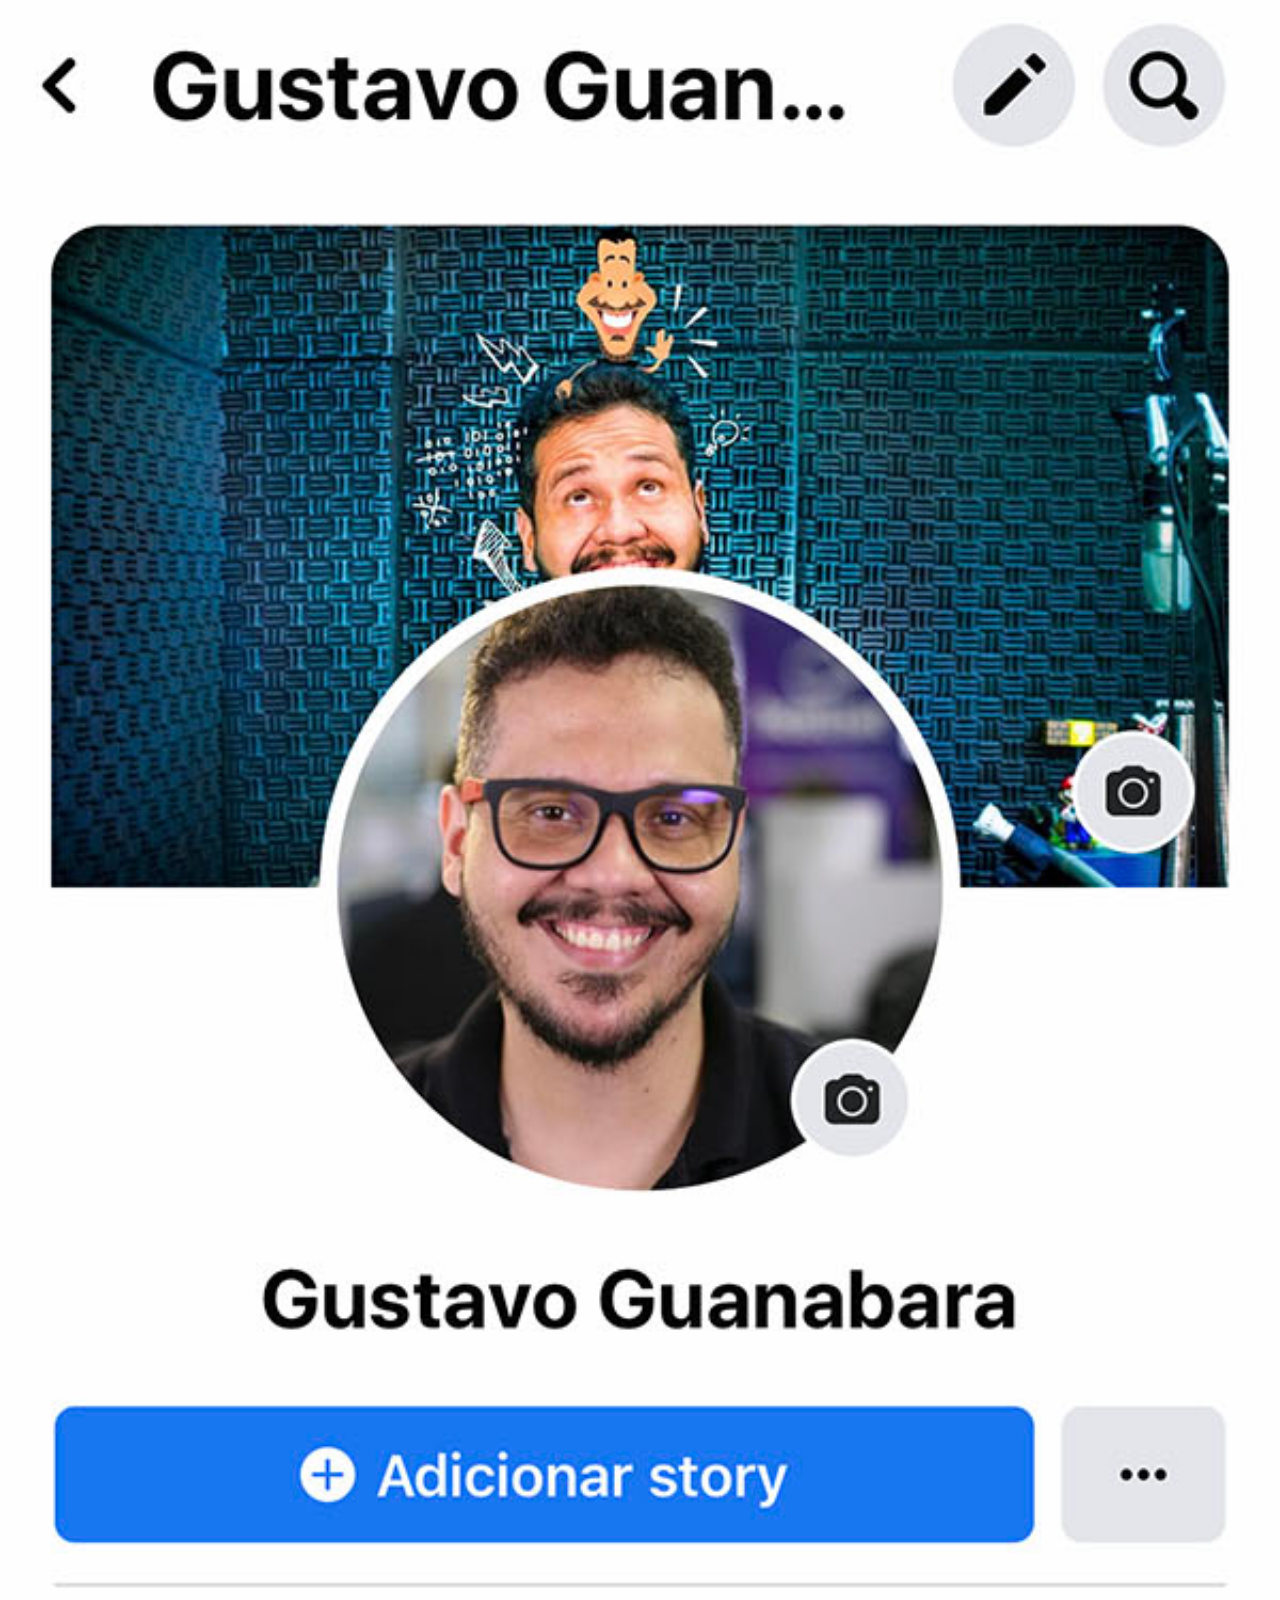
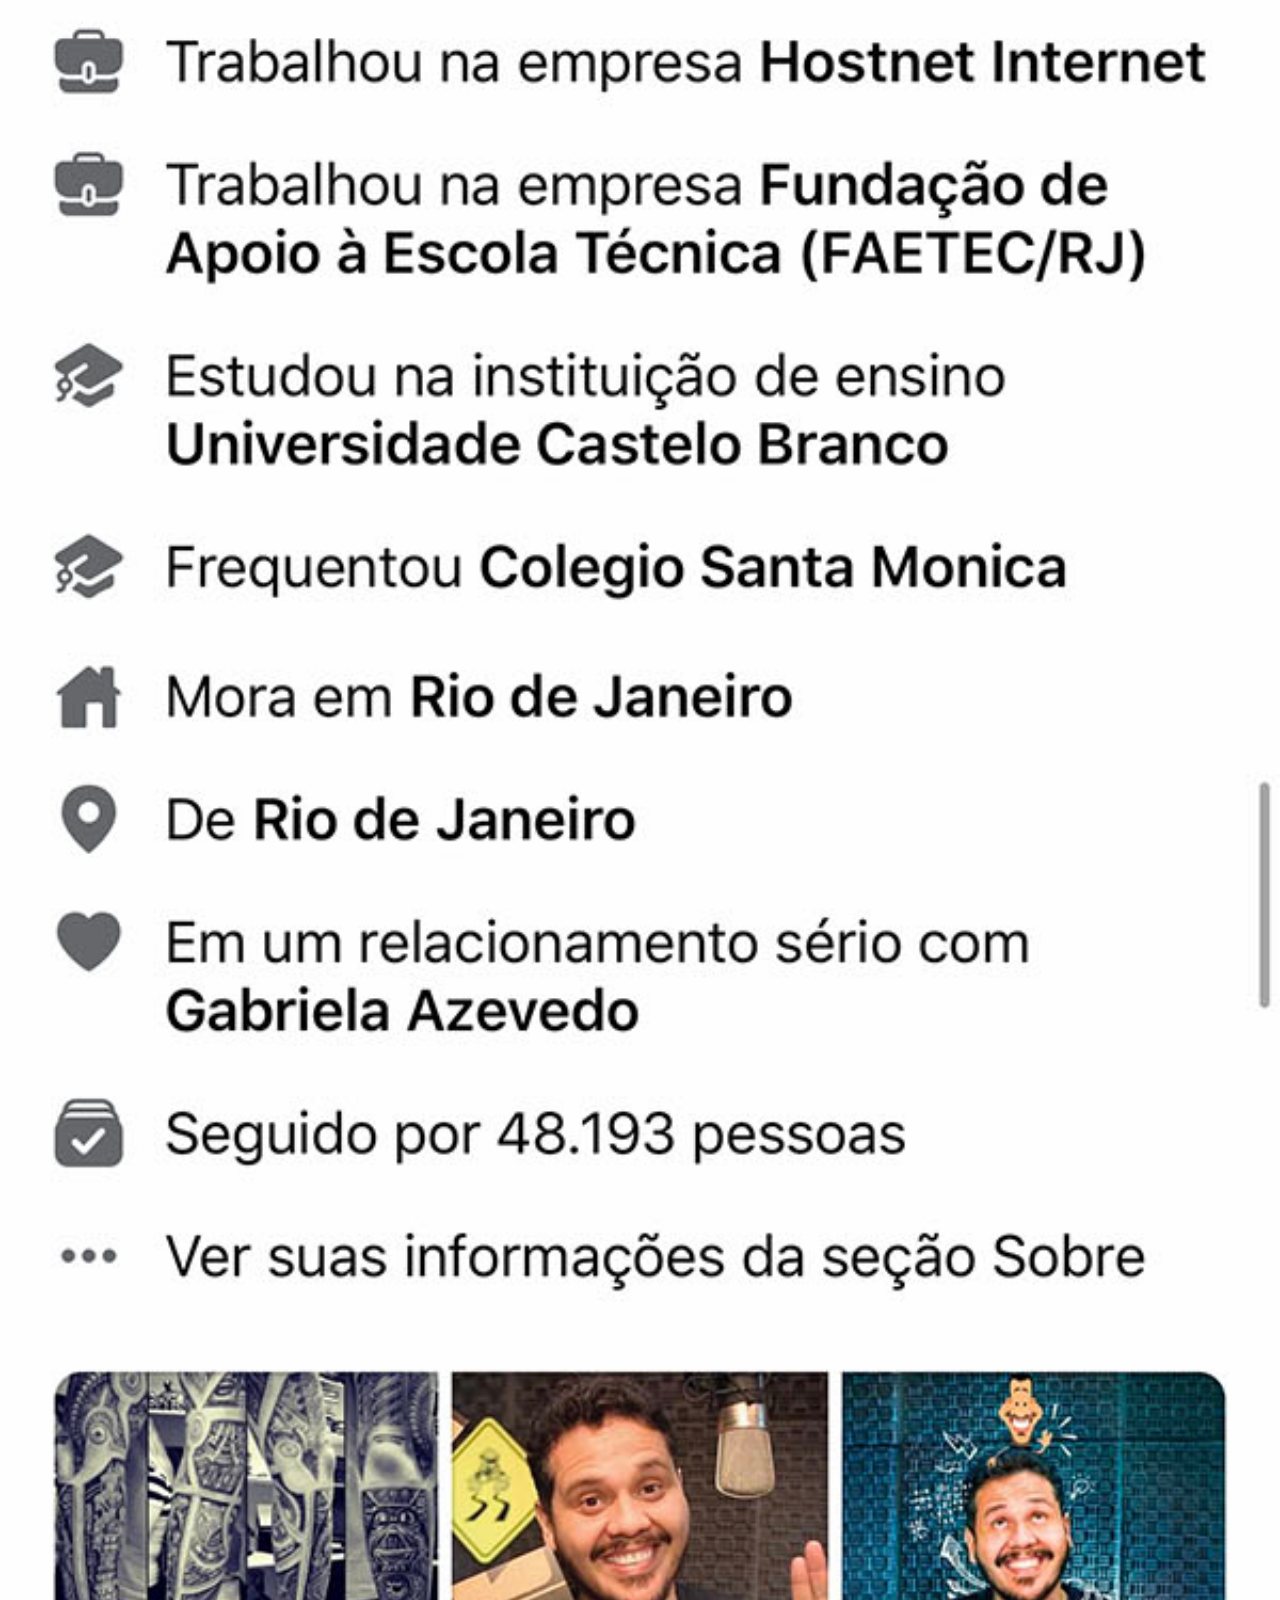
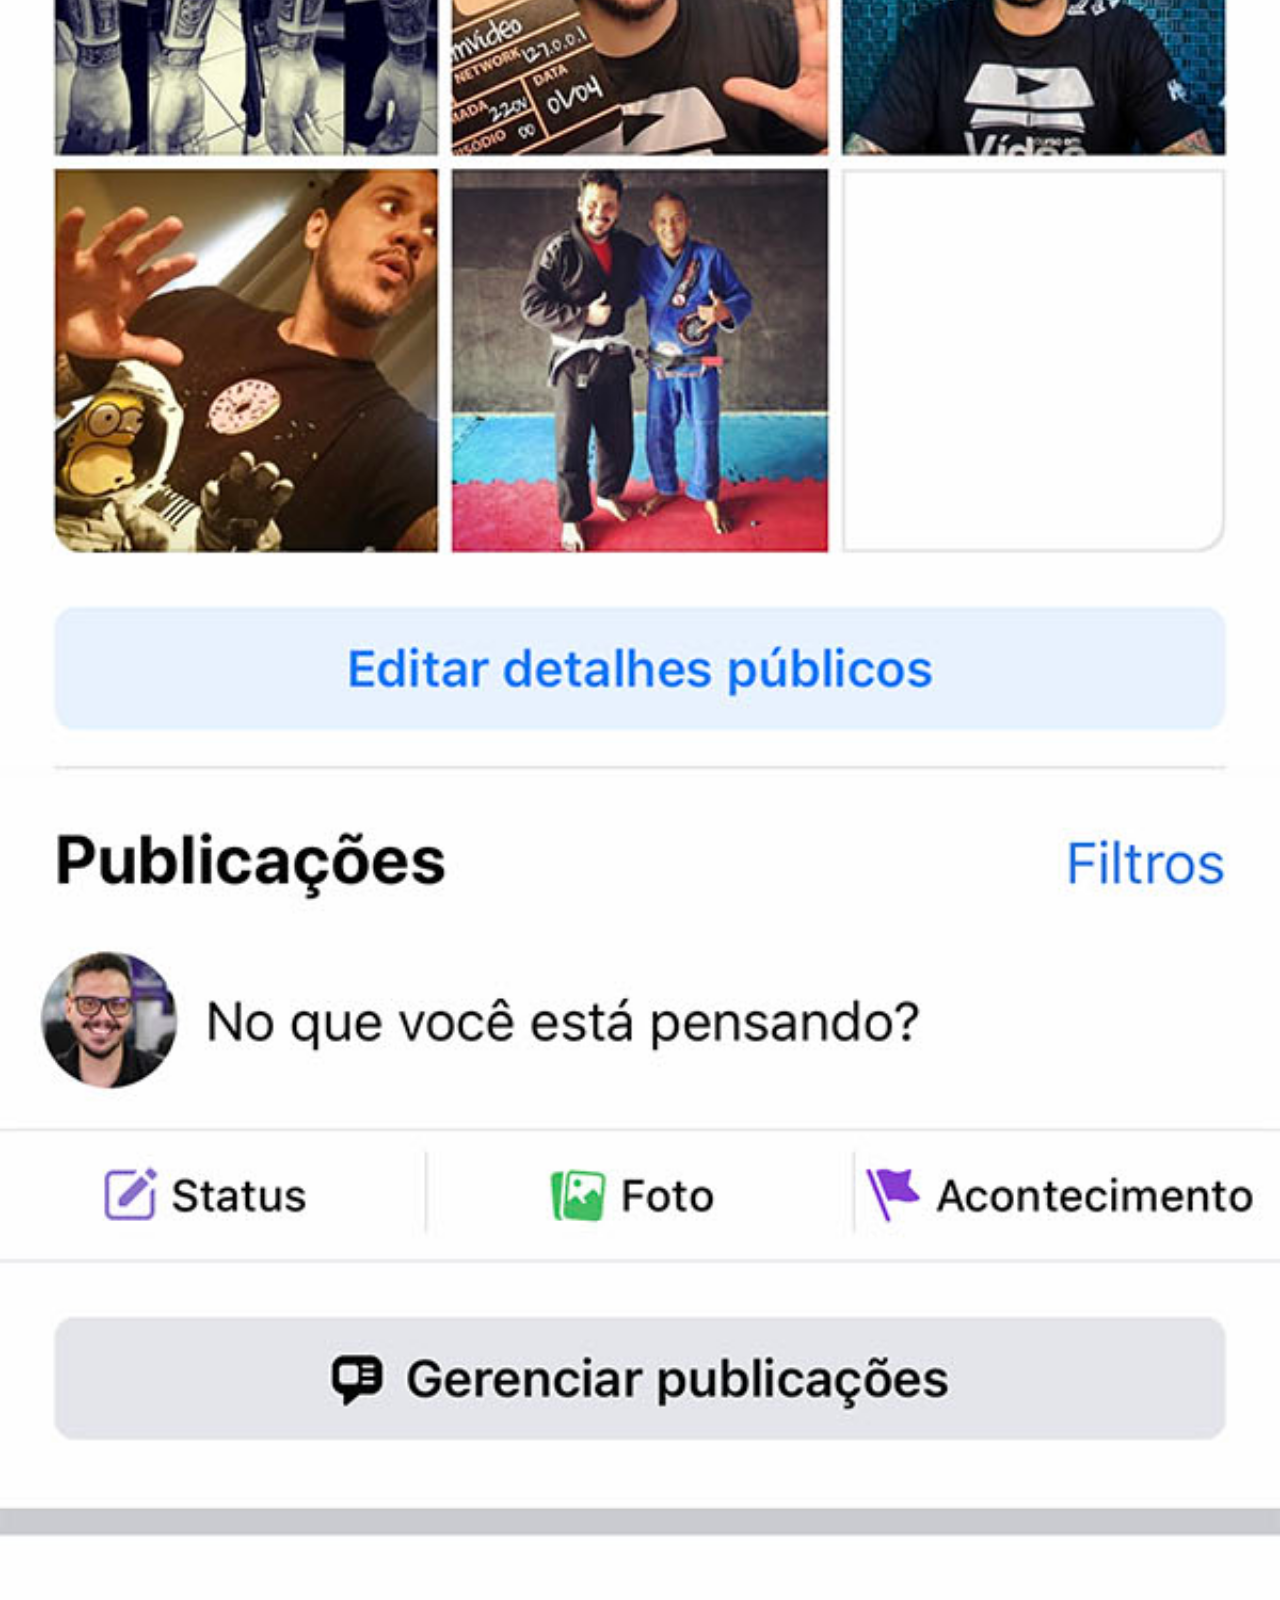
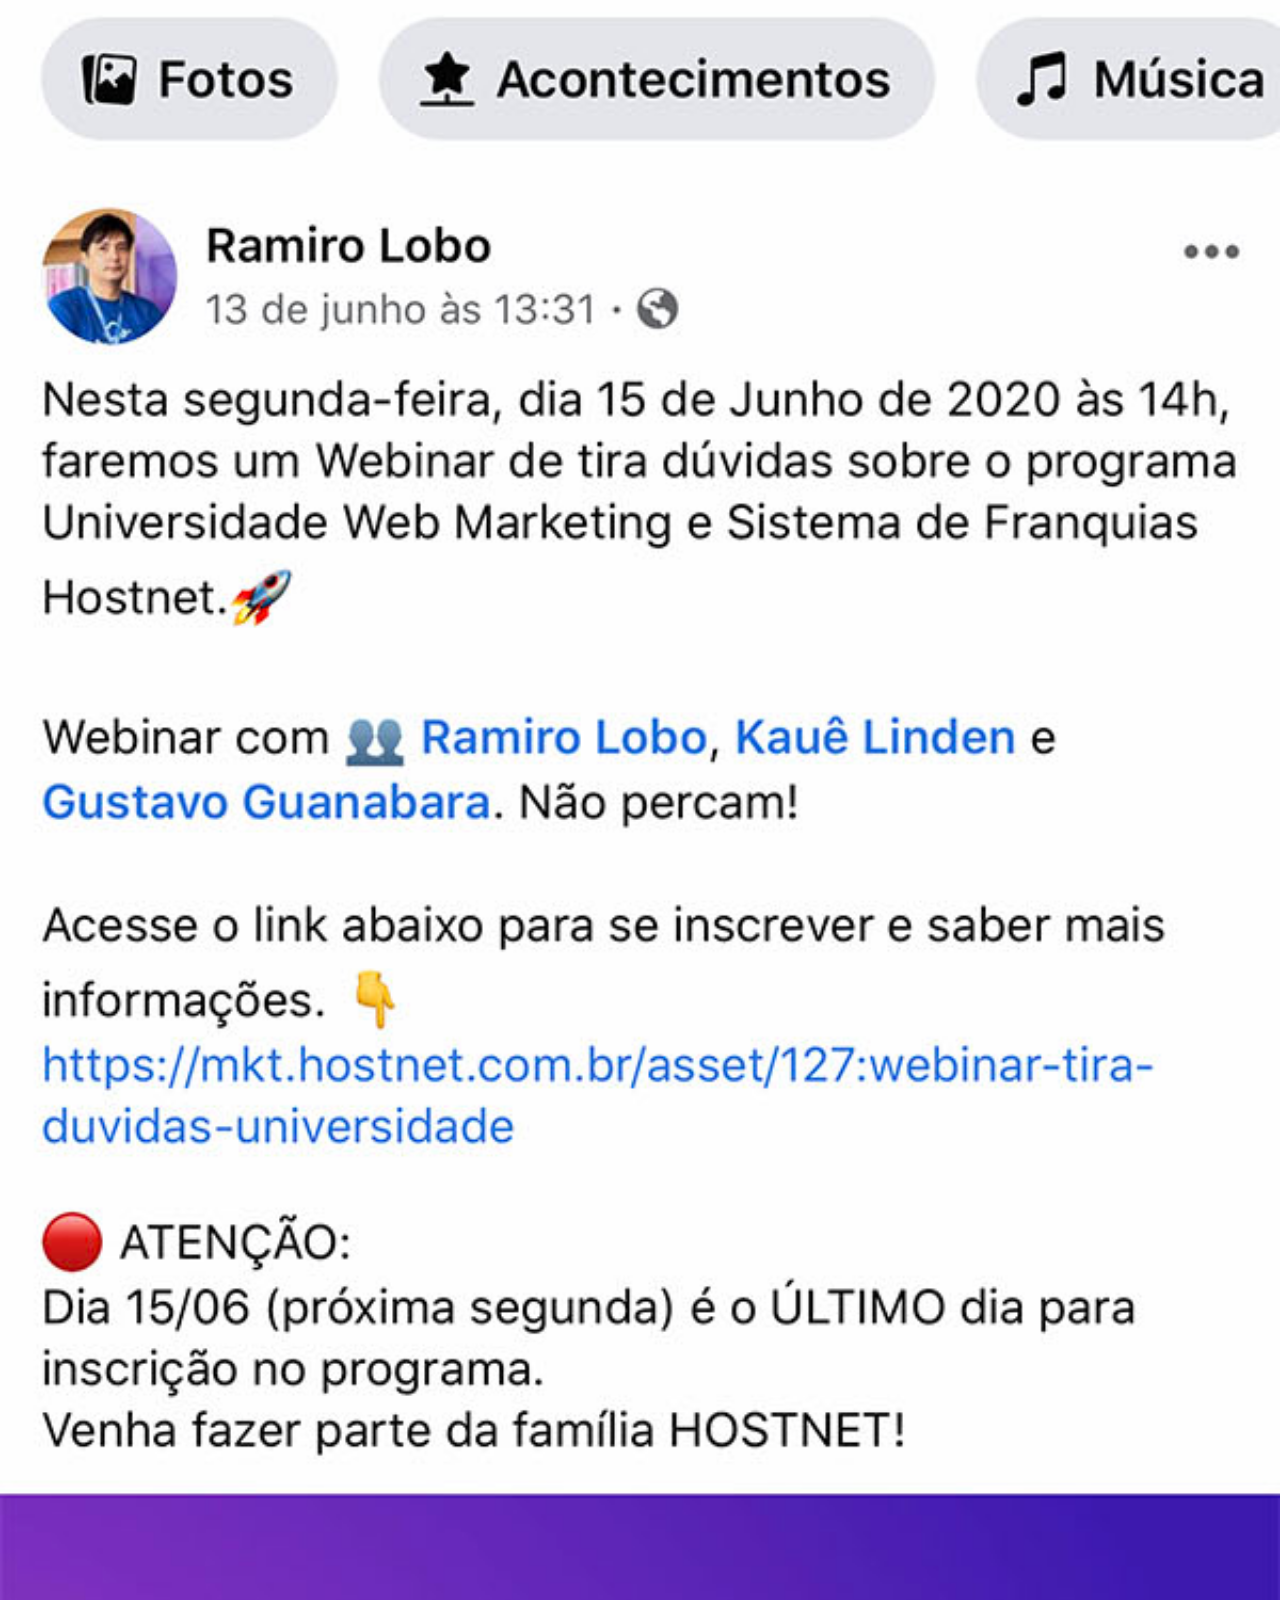
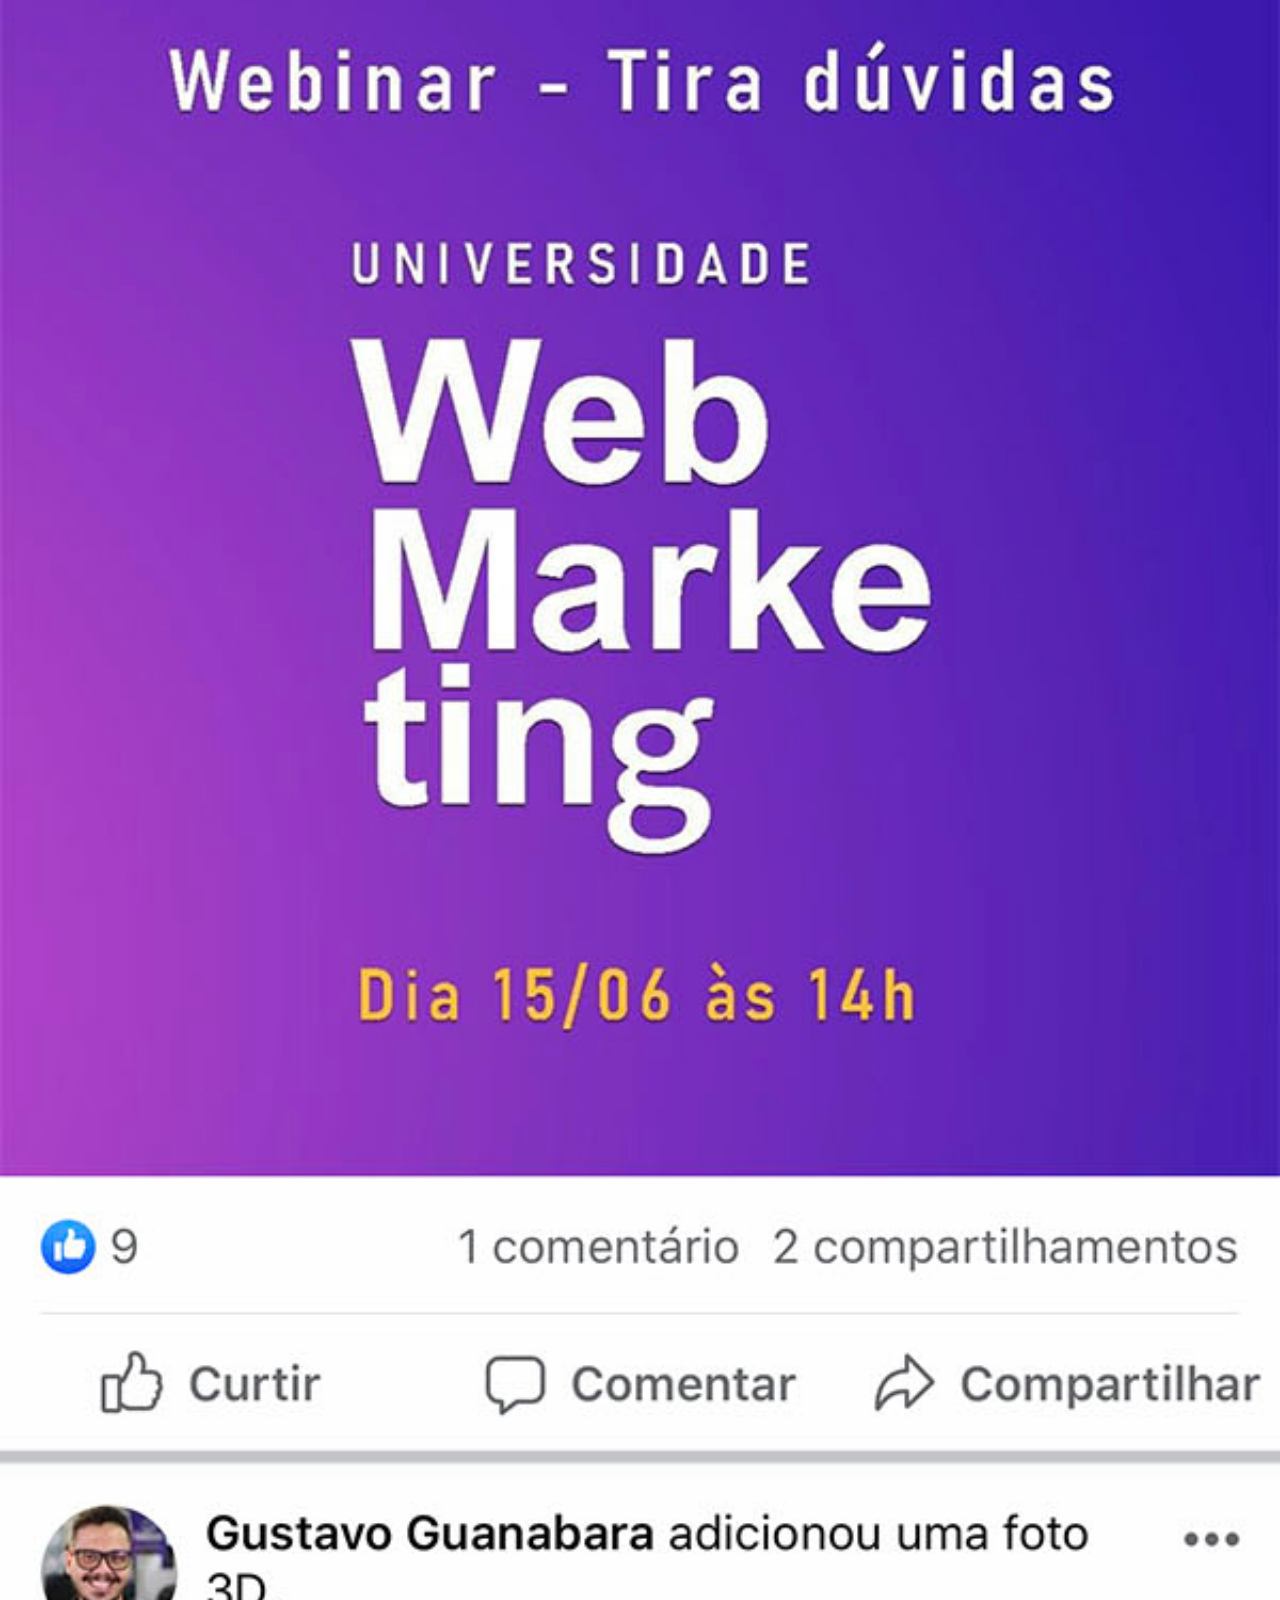
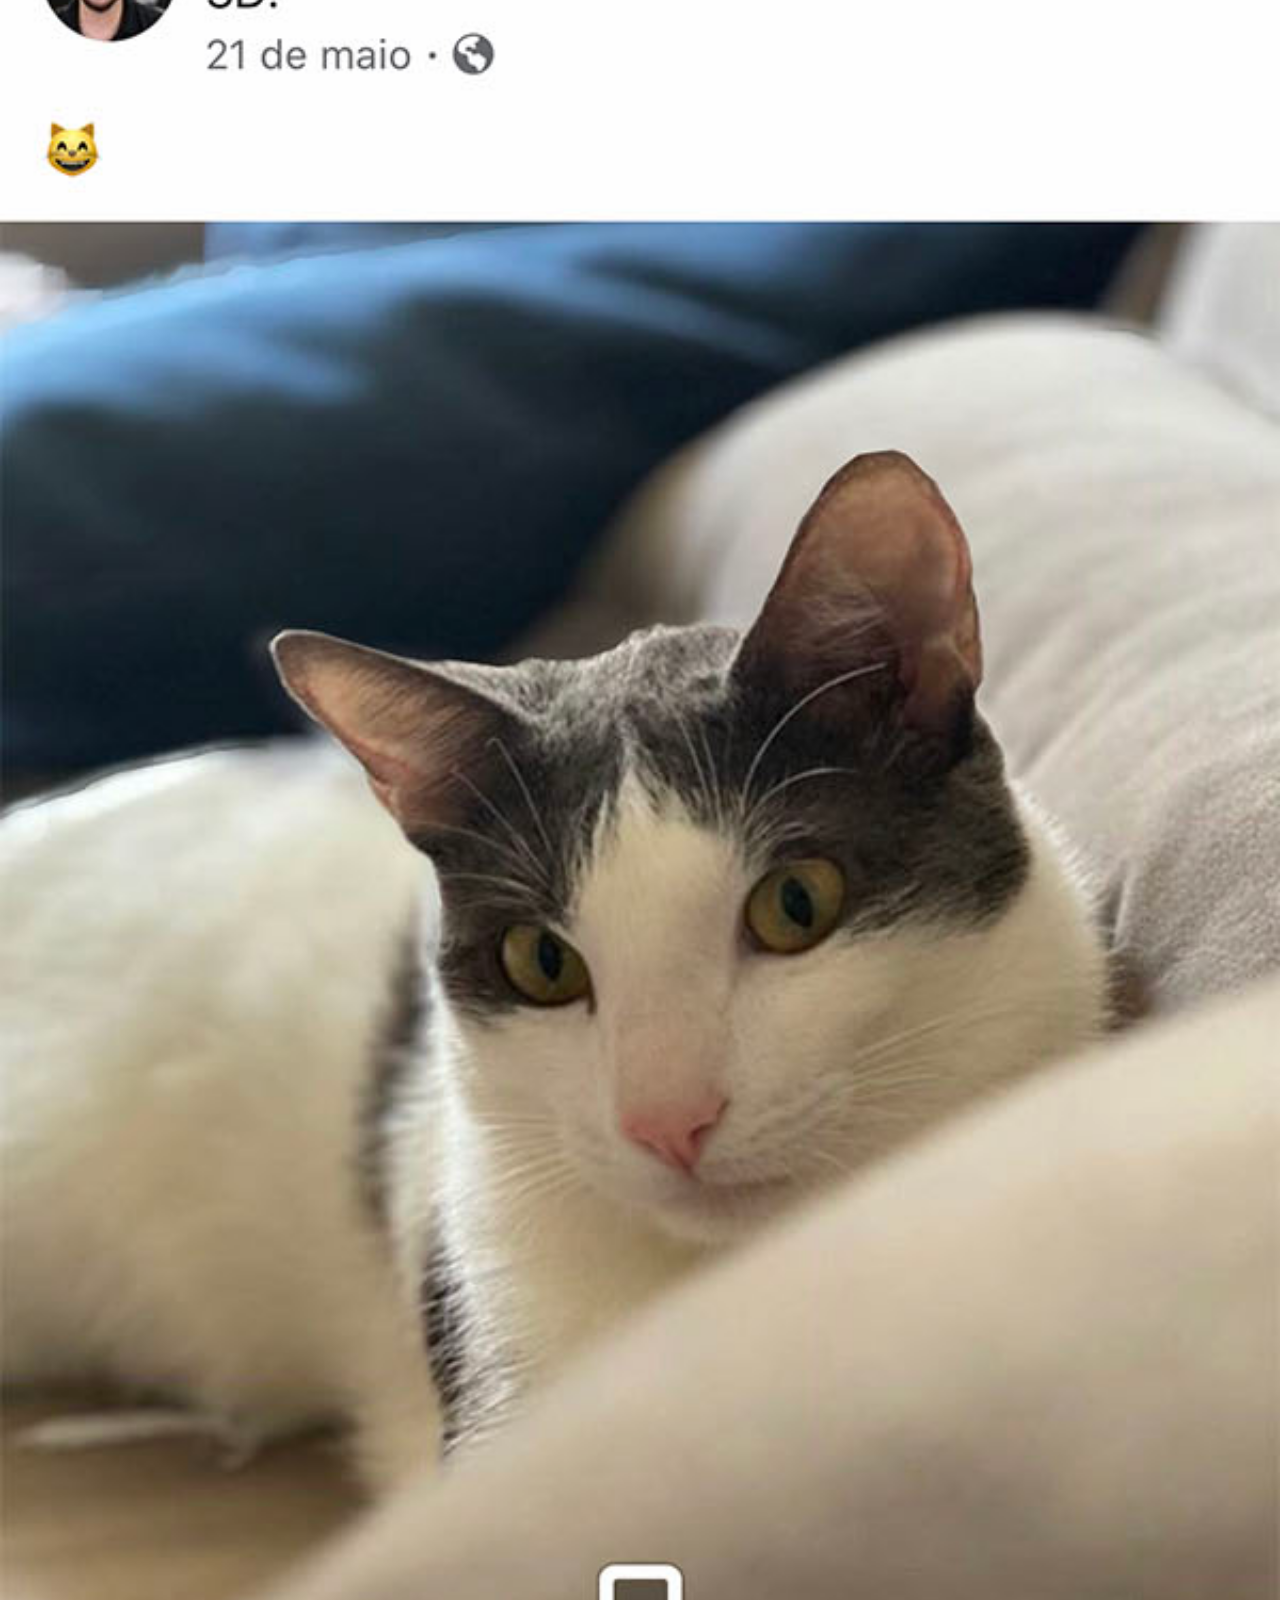
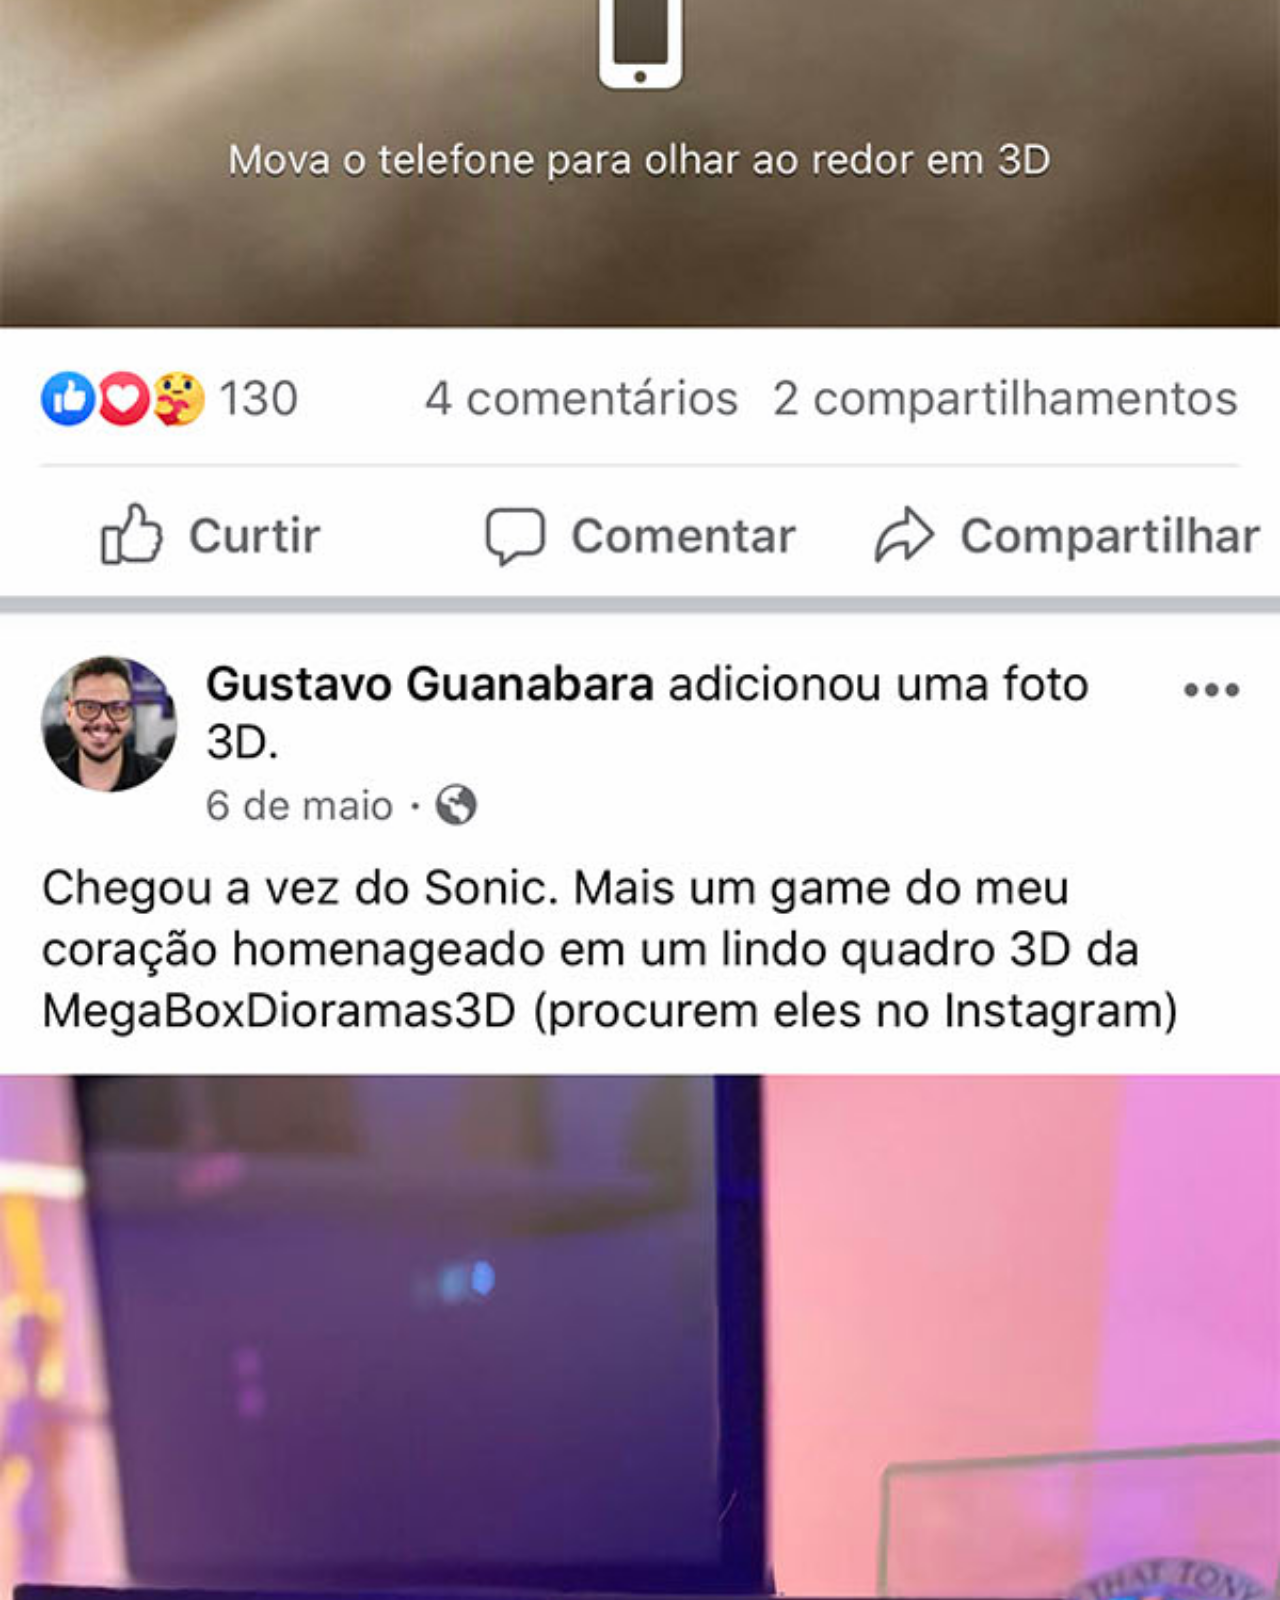
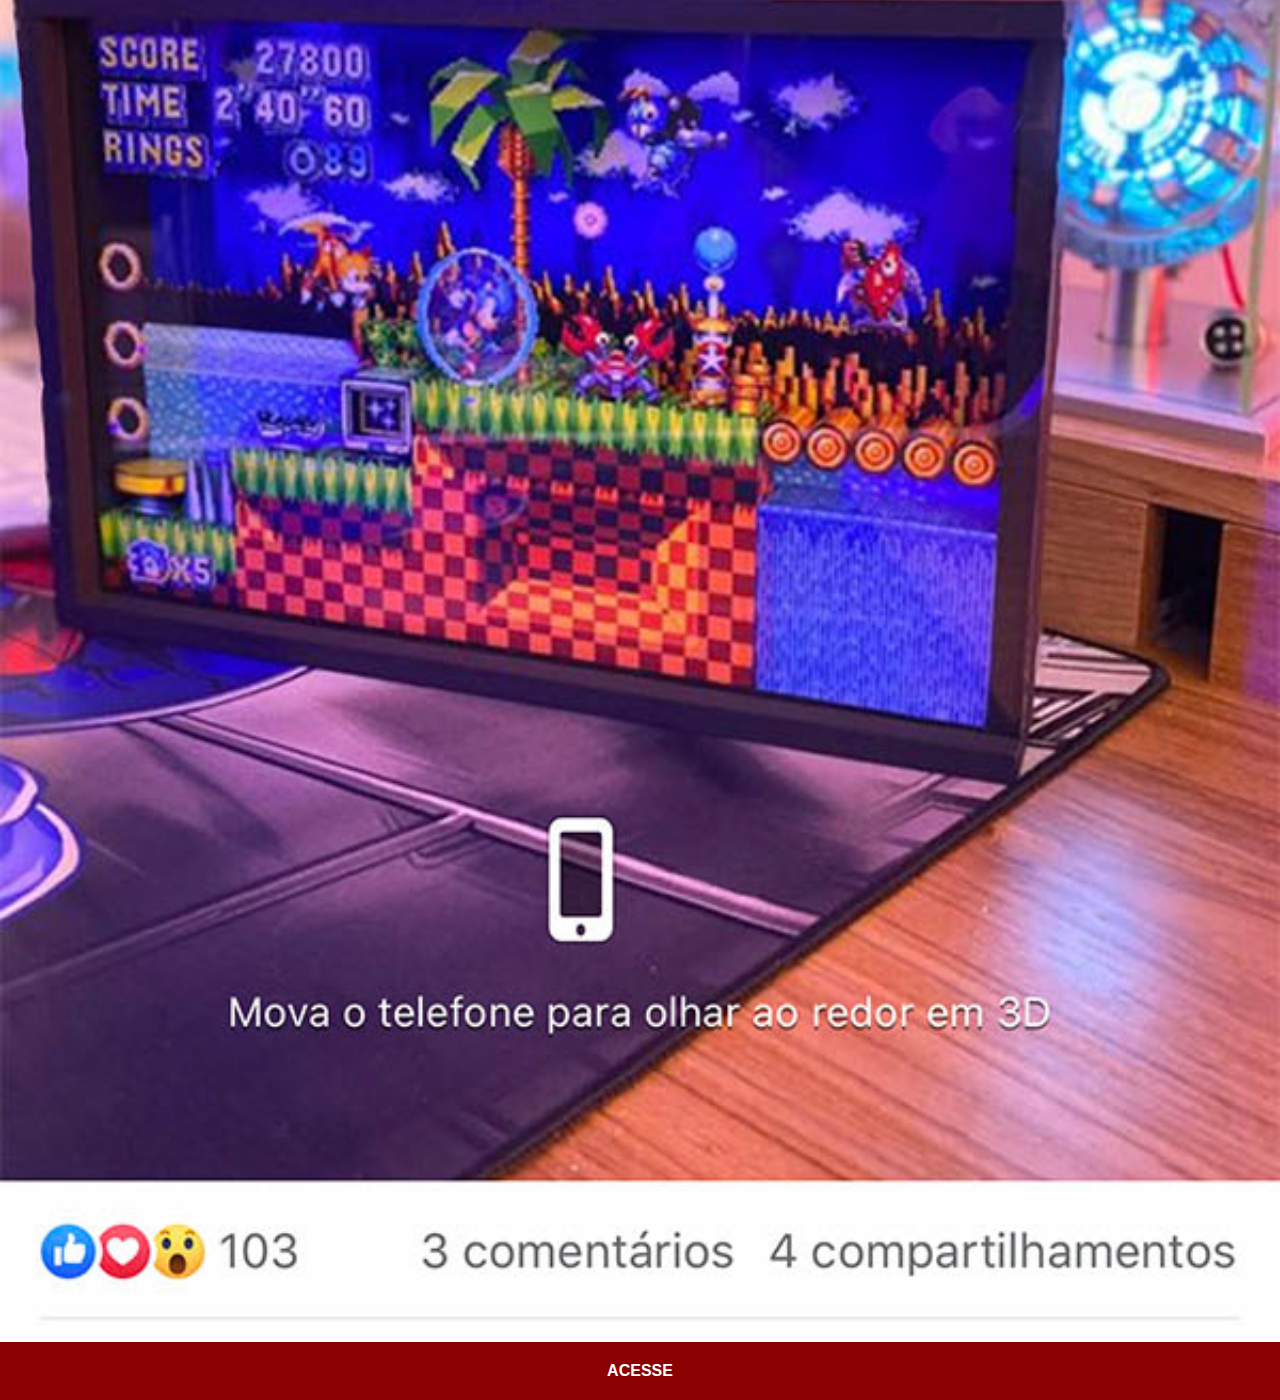
<file: facebook.html>
<!DOCTYPE html>
<html lang="pt-br">
<head>
    <meta charset="UTF-8">
    <meta name="viewport" content="width=device-width, initial-scale=1.0">
    <title>Facebook</title>
    <link rel="stylesheet" href="estilos.css">
</head>
<body>
    <img src="imagens/tela-facebook.jpg" alt="">
    <a href="https://www.facebook.com/gustavoguanabara/" target="_blank">ACESSE</a>
</body>
</html>
</file>
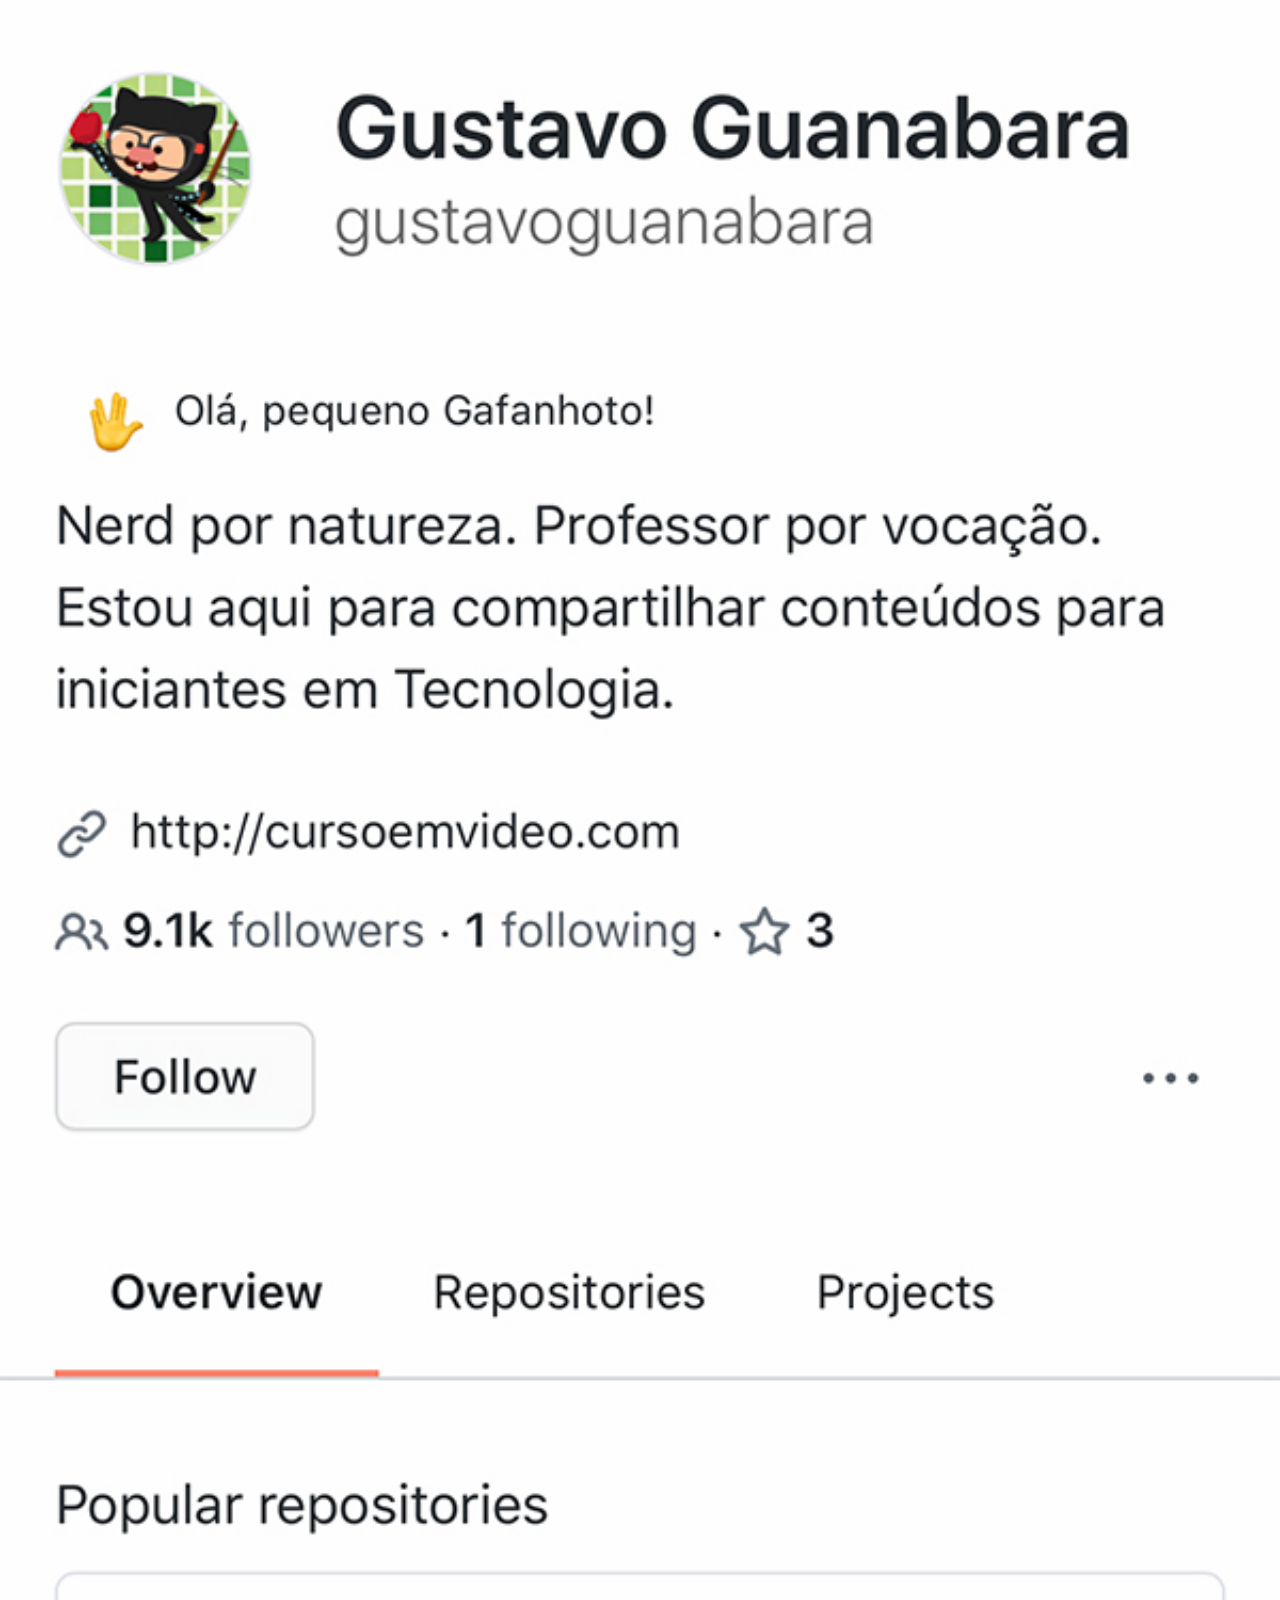
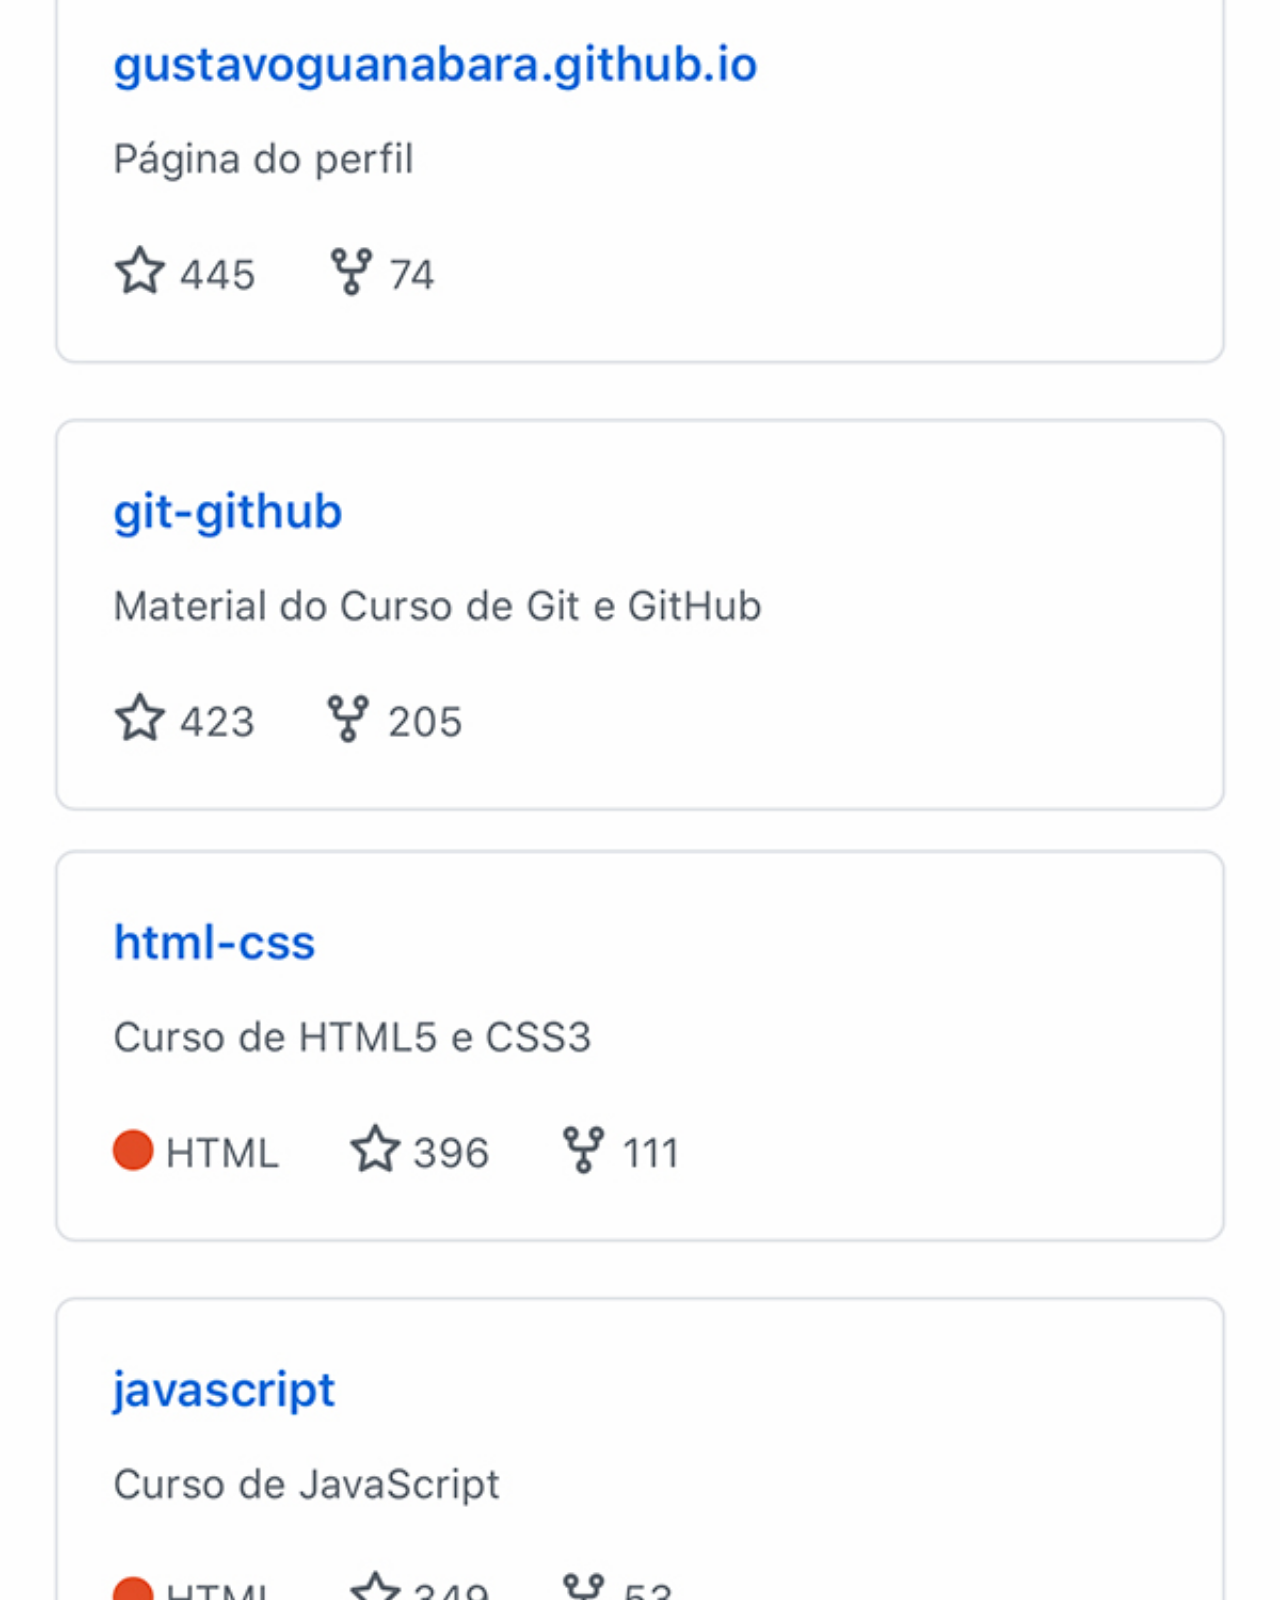
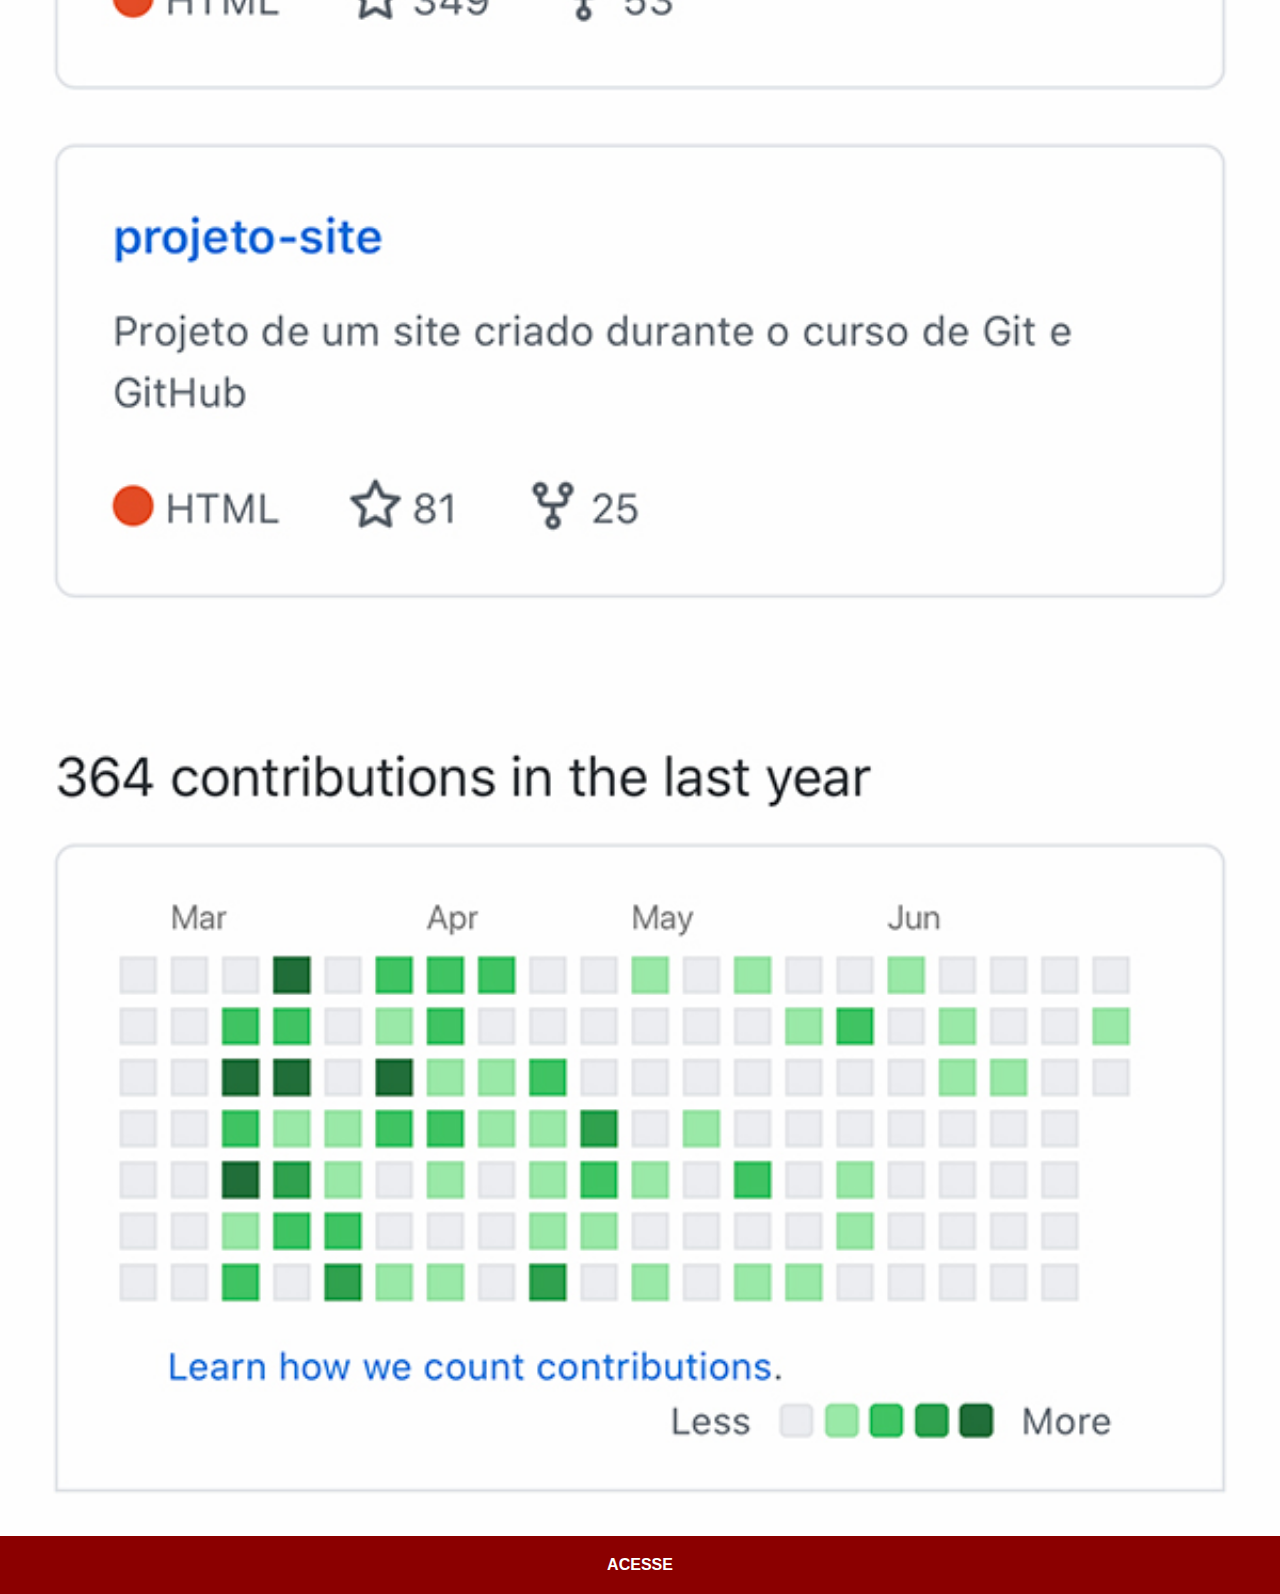
<file: github.html>
<!DOCTYPE html>
<html lang="pt-br">
<head>
    <meta charset="UTF-8">
    <meta name="viewport" content="width=device-width, initial-scale=1.0">
    <title>Github</title>
    <link rel="stylesheet" href="estilos.css">
</head>
<body>
 <img src="imagens/tela-github.jpg" alt="">  
 <a href="https://github.com/gustavoguanabara" target="_blank"> ACESSE</a> 
</body>
</html>
</file>
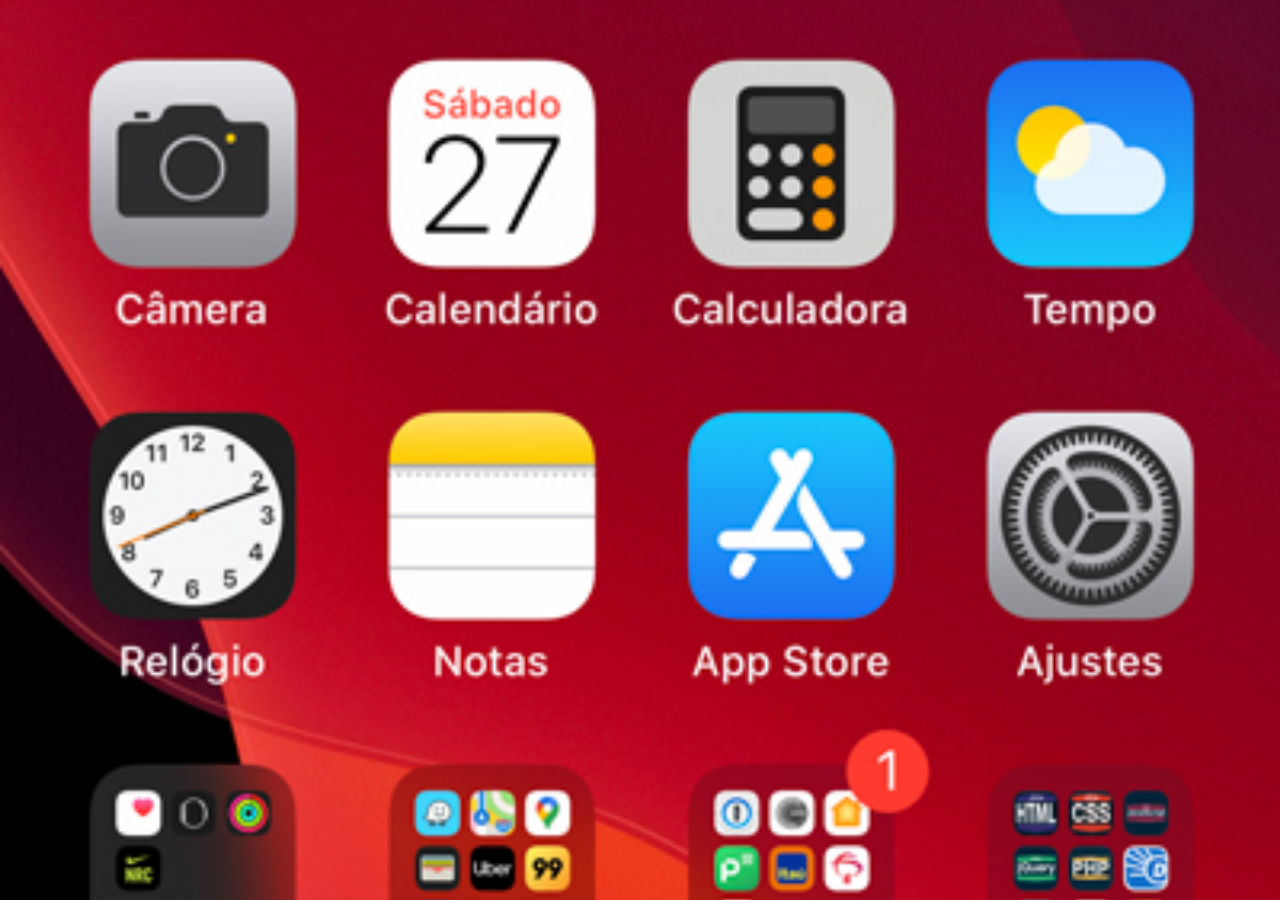
<file: home.html>
<!DOCTYPE html>
<html lang="pt-br">
<head>
    <meta charset="UTF-8">
    <meta name="viewport" content="width=device-width, initial-scale=1.0">
    <title>home</title>
</head>
<style>
    *{
        margin: 0px;
        padding: 0px;
    }

body{
    width: 100vw;
    height: 100vh;
   background:  black url('imagens/tela-home.jpg')no-repeat top center;
   background-size: cover;
}

</style>

<body>
    
</body>
</html>
</file>
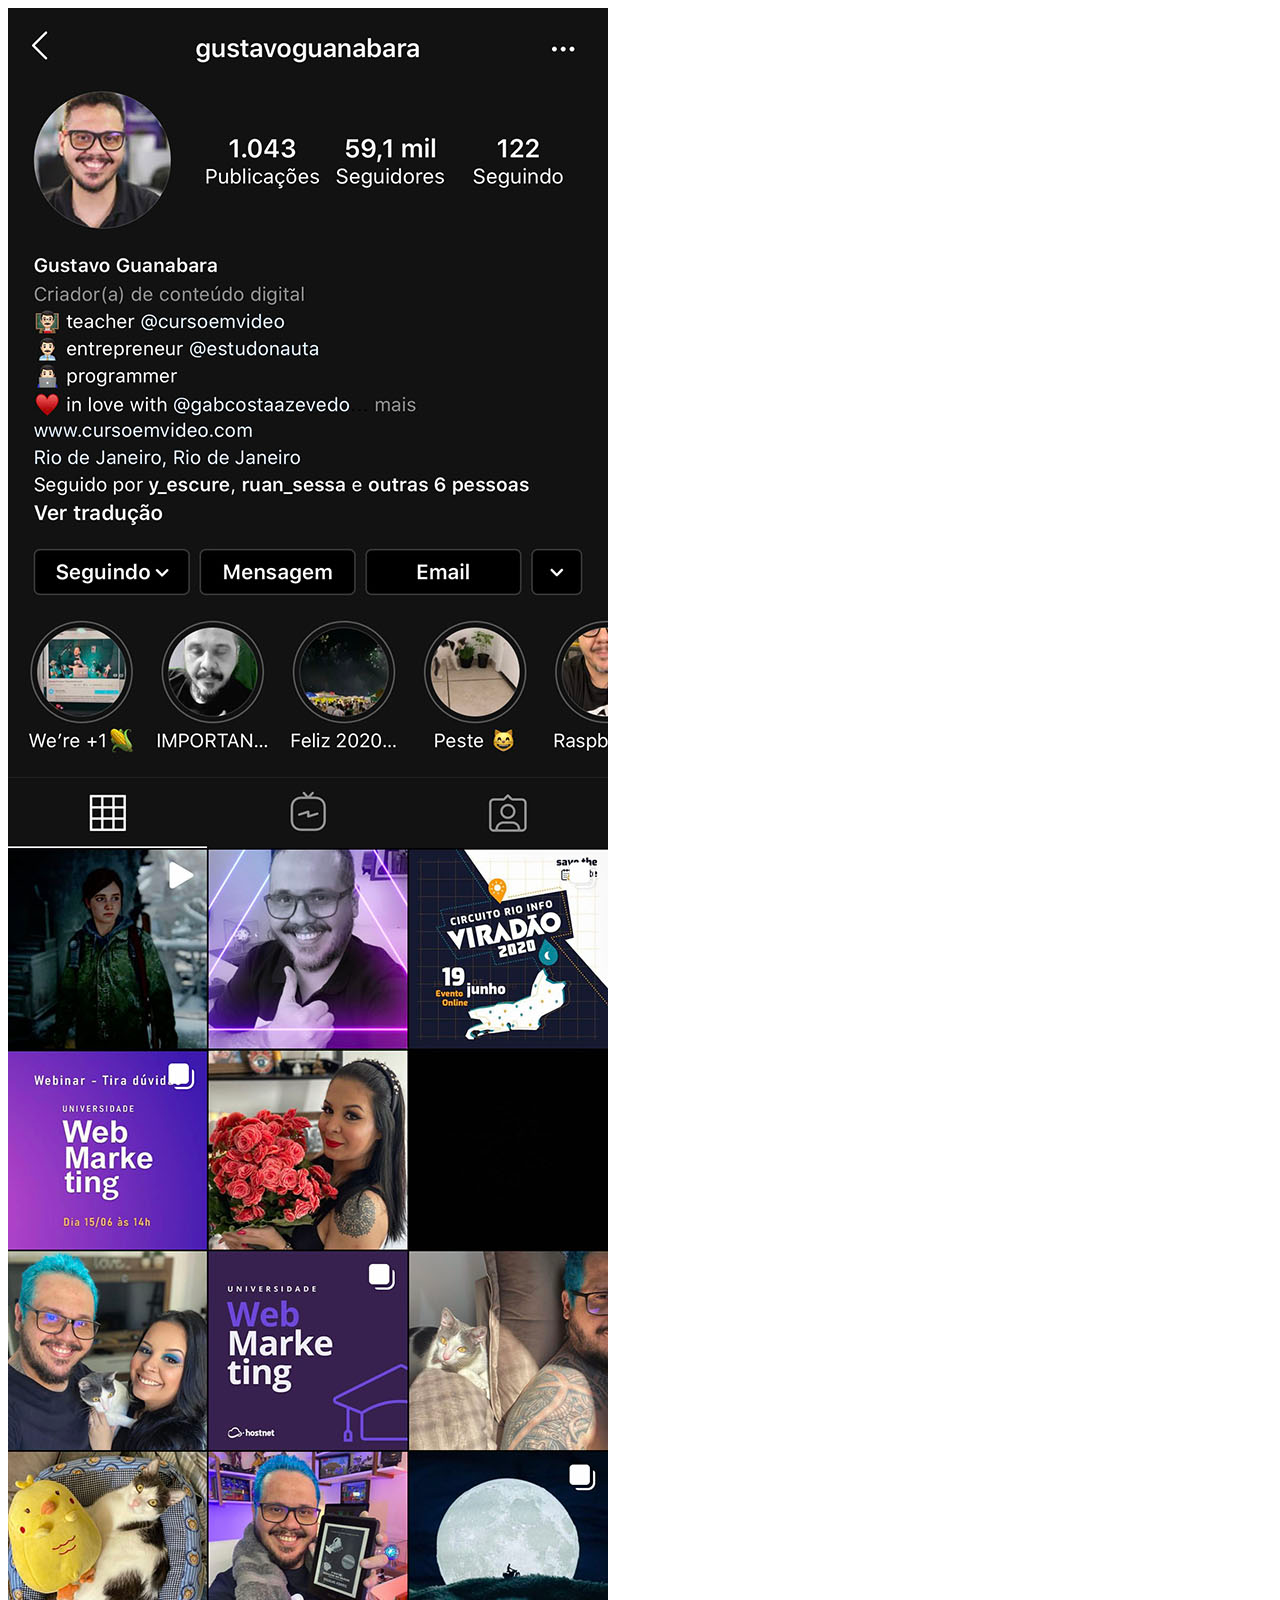
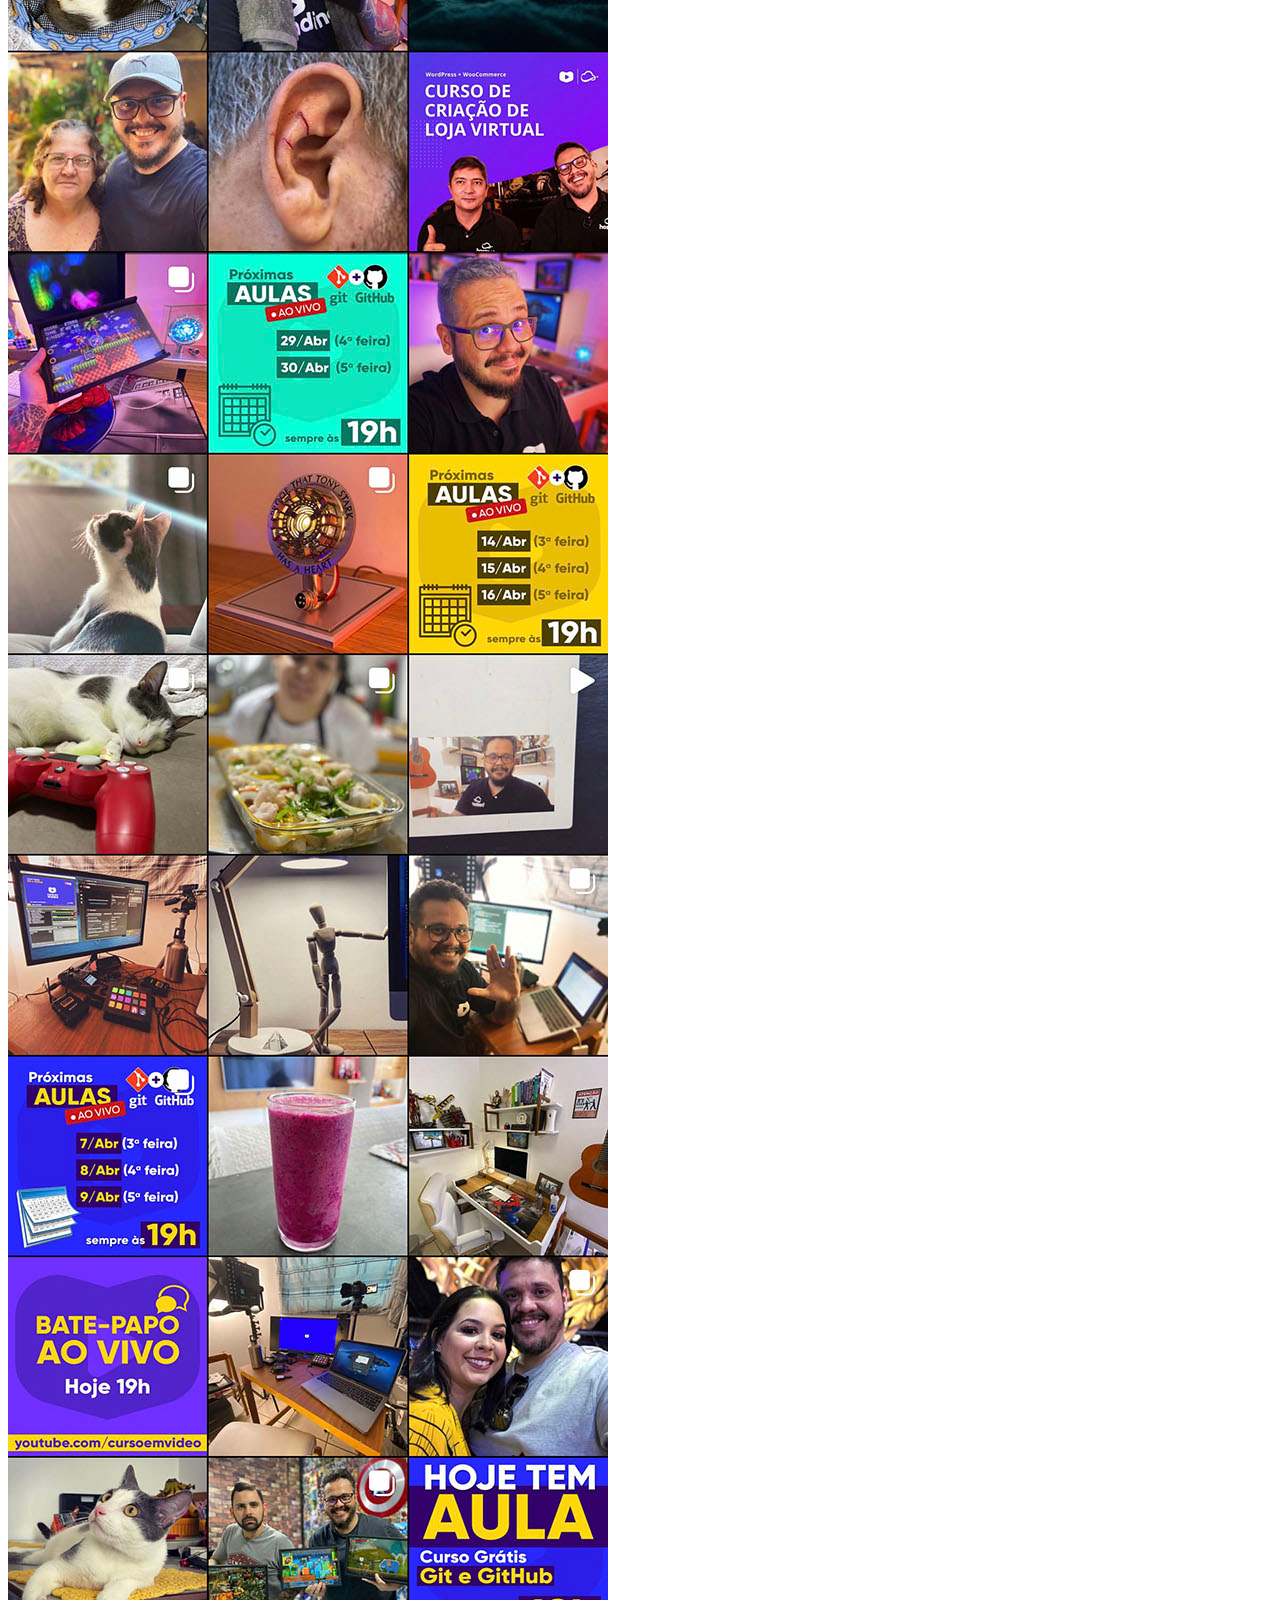
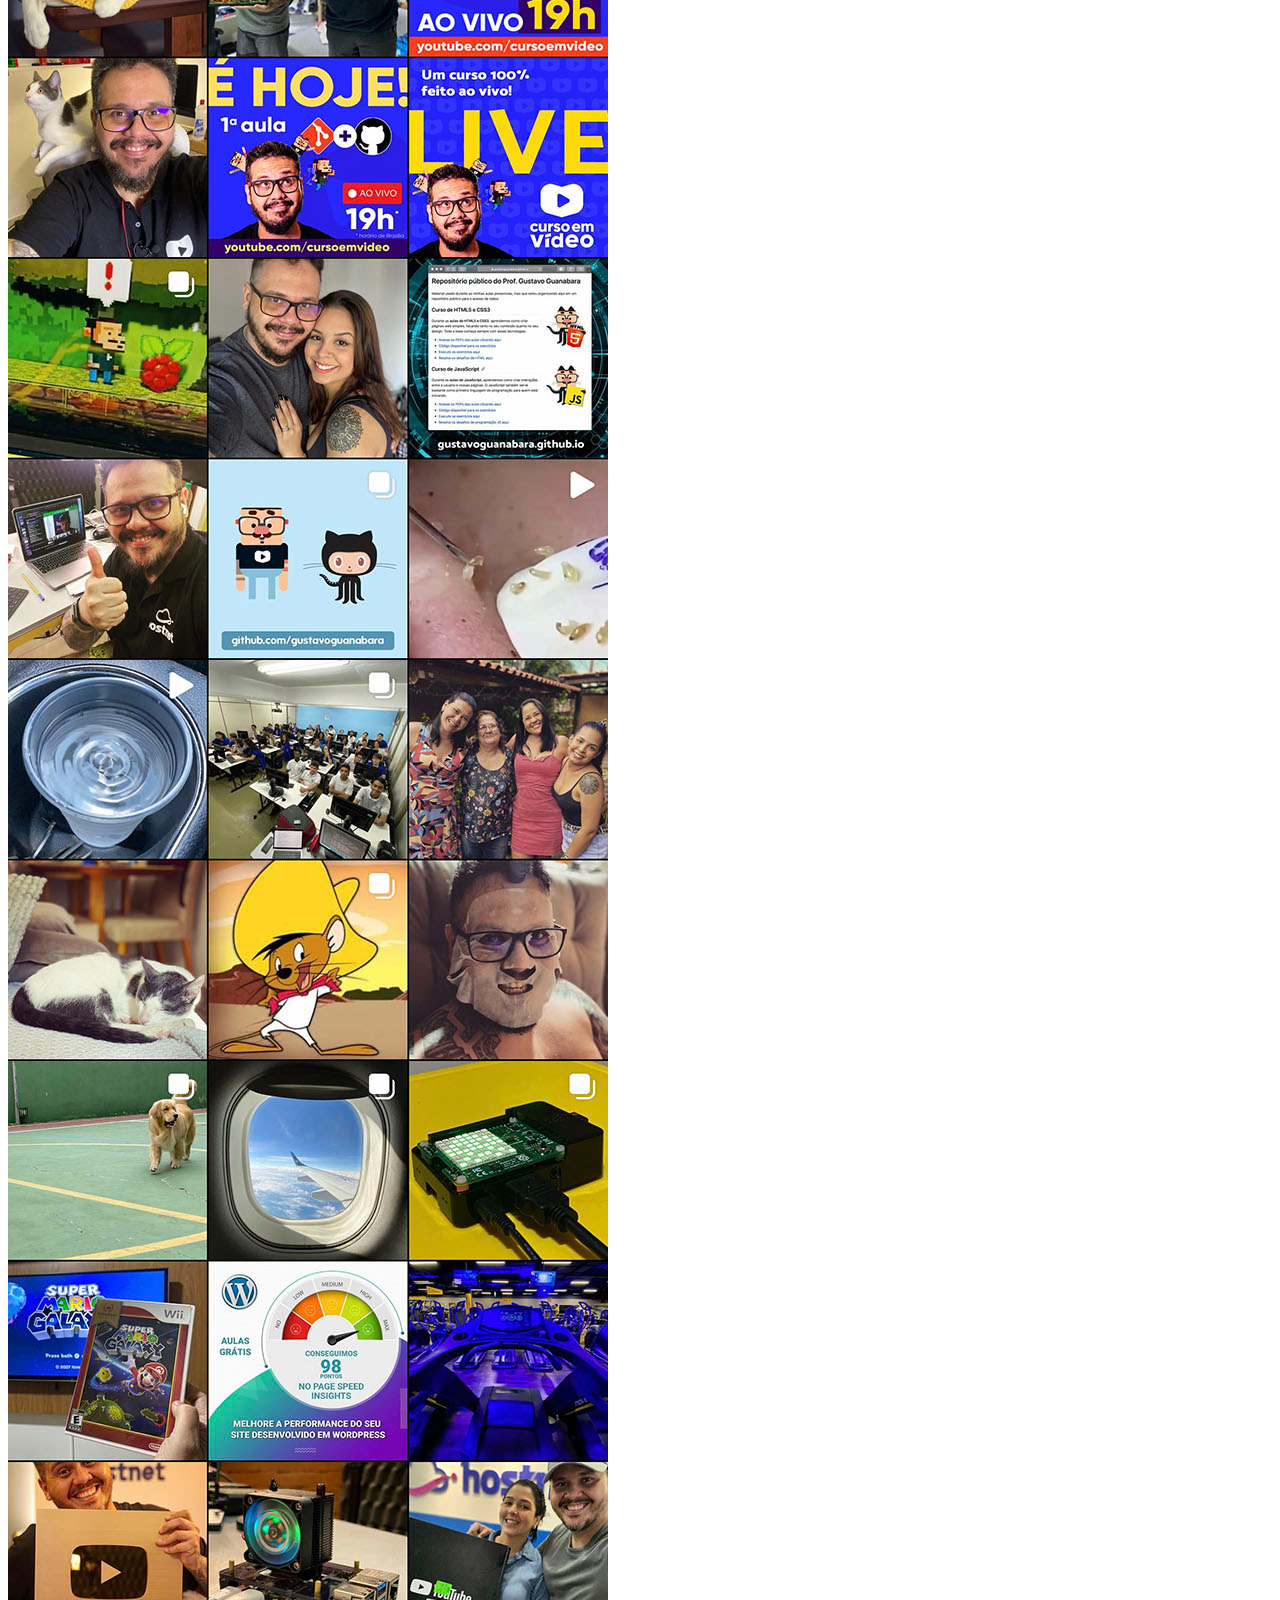
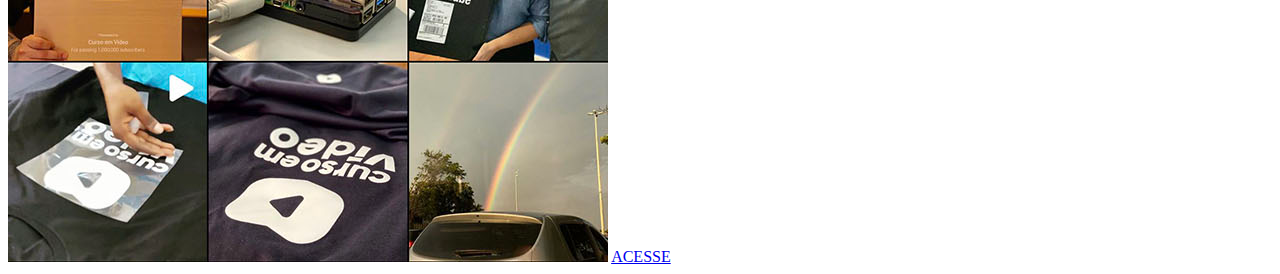
<file: instragam.html>
<!DOCTYPE html>
<html lang="en">
<head>
    <meta charset="UTF-8">
    <meta name="viewport" content="width=device-width, initial-scale=1.0">
    <title>instagram</title>
    <link rel="stylesheet" href="imagens/tela-instagram.jpg">
</head>
<body>
   <img src="imagens/tela-instagram.jpg" alt="">
   
    <a href="https://www.instagram.com/gustavoguanabara/" target="_blank">ACESSE</a> 
</body>
</html>
</file>
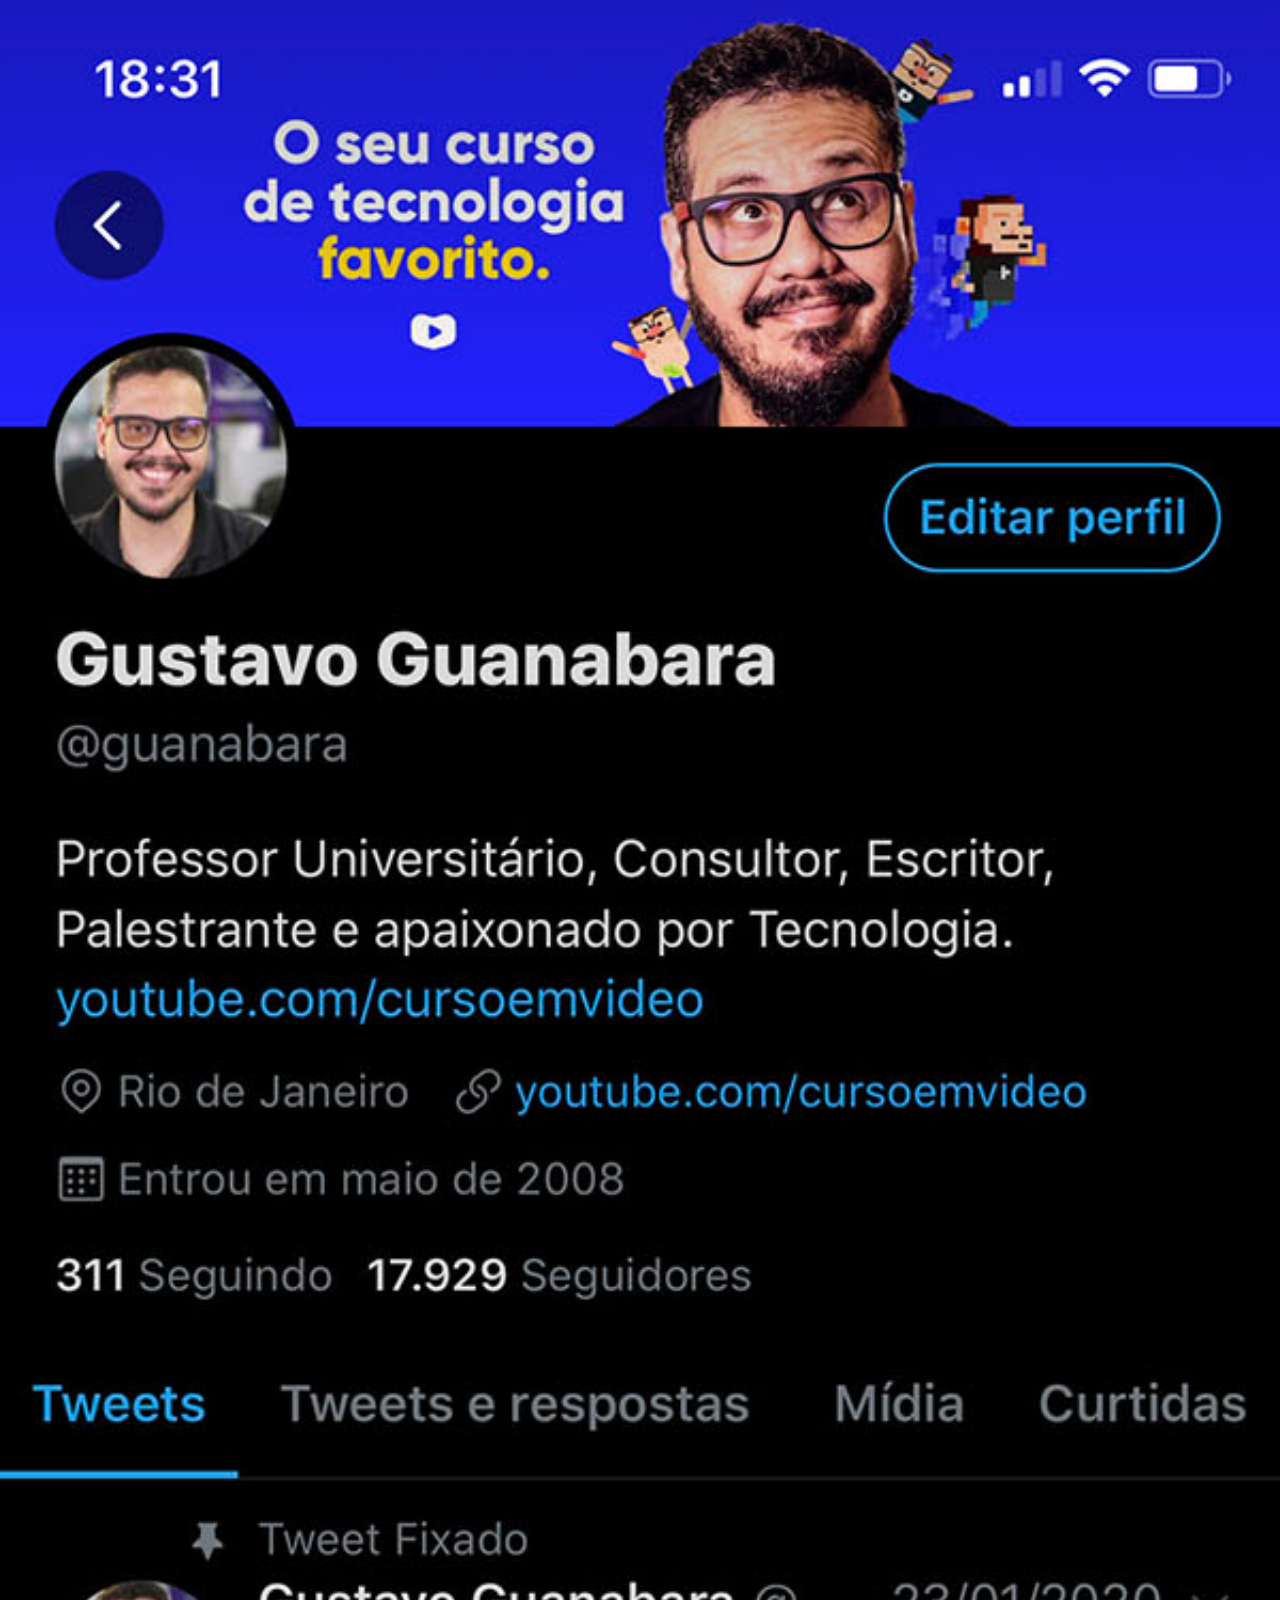
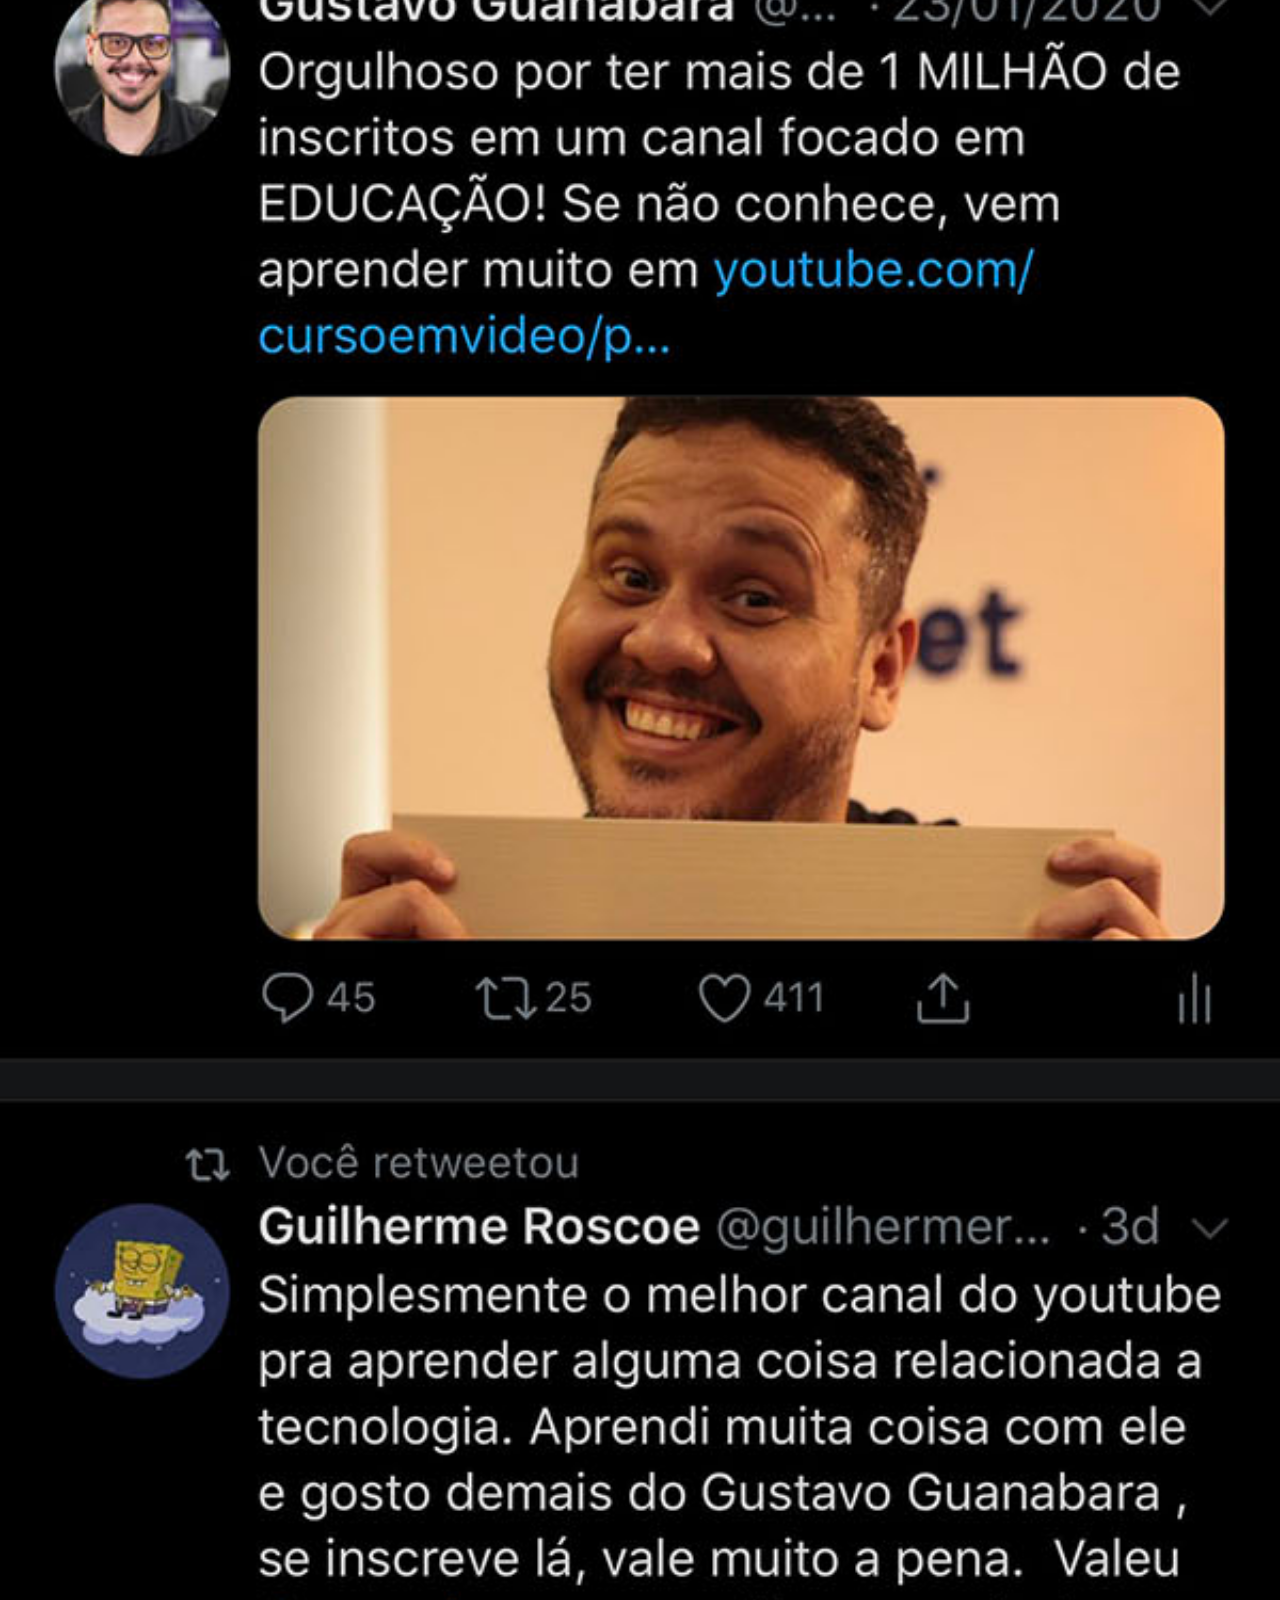
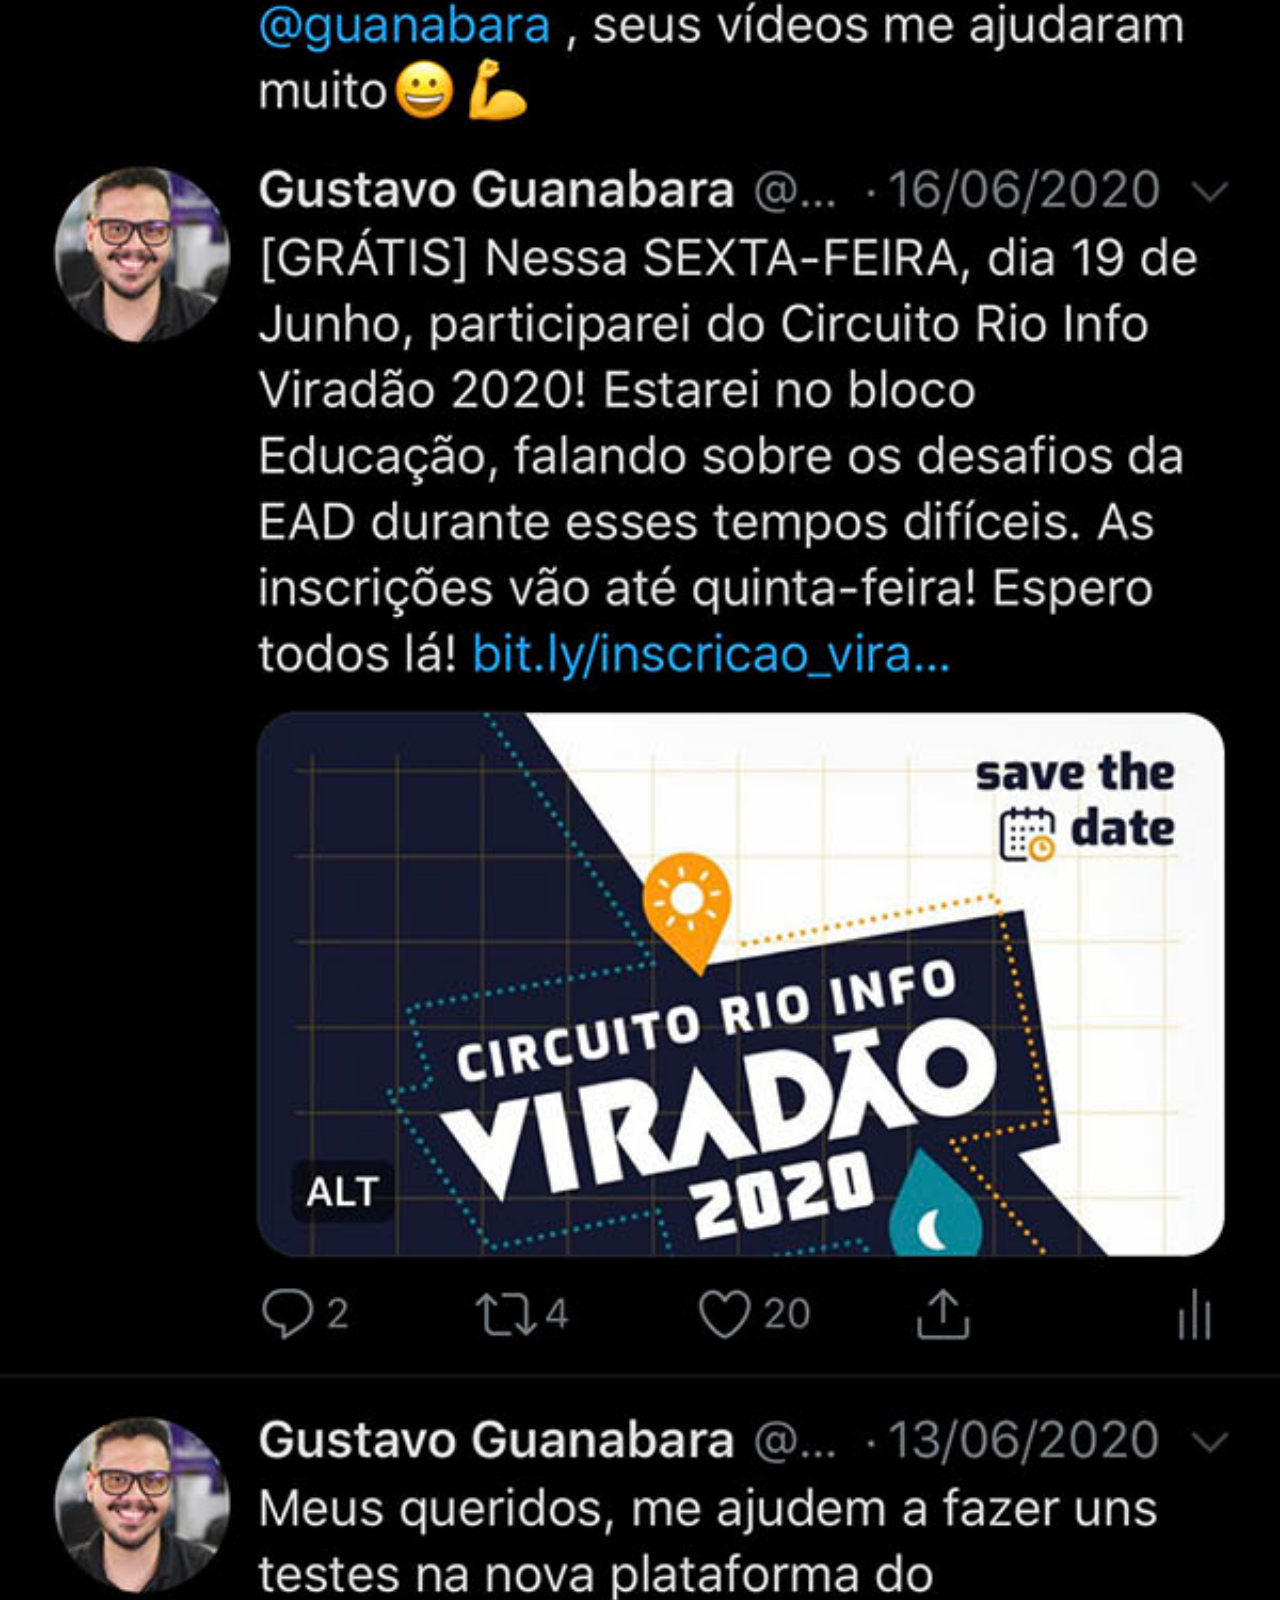
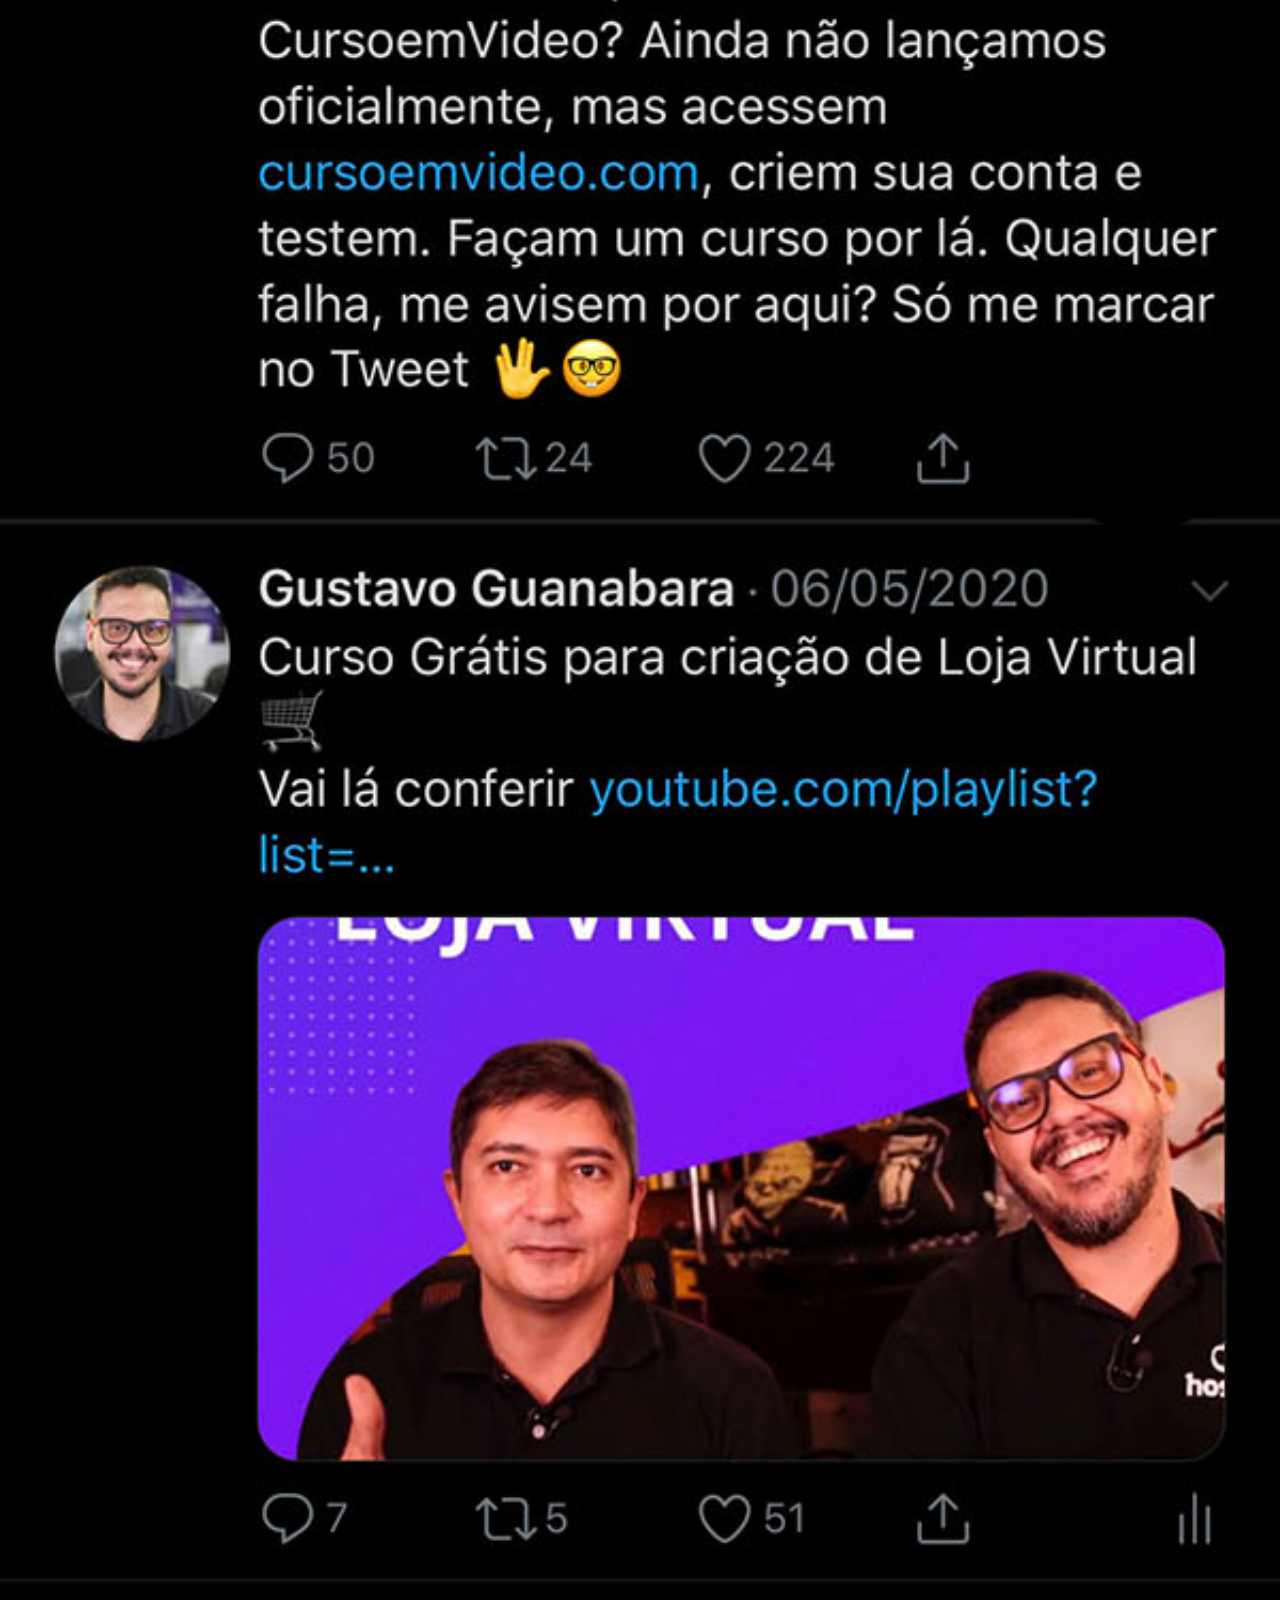
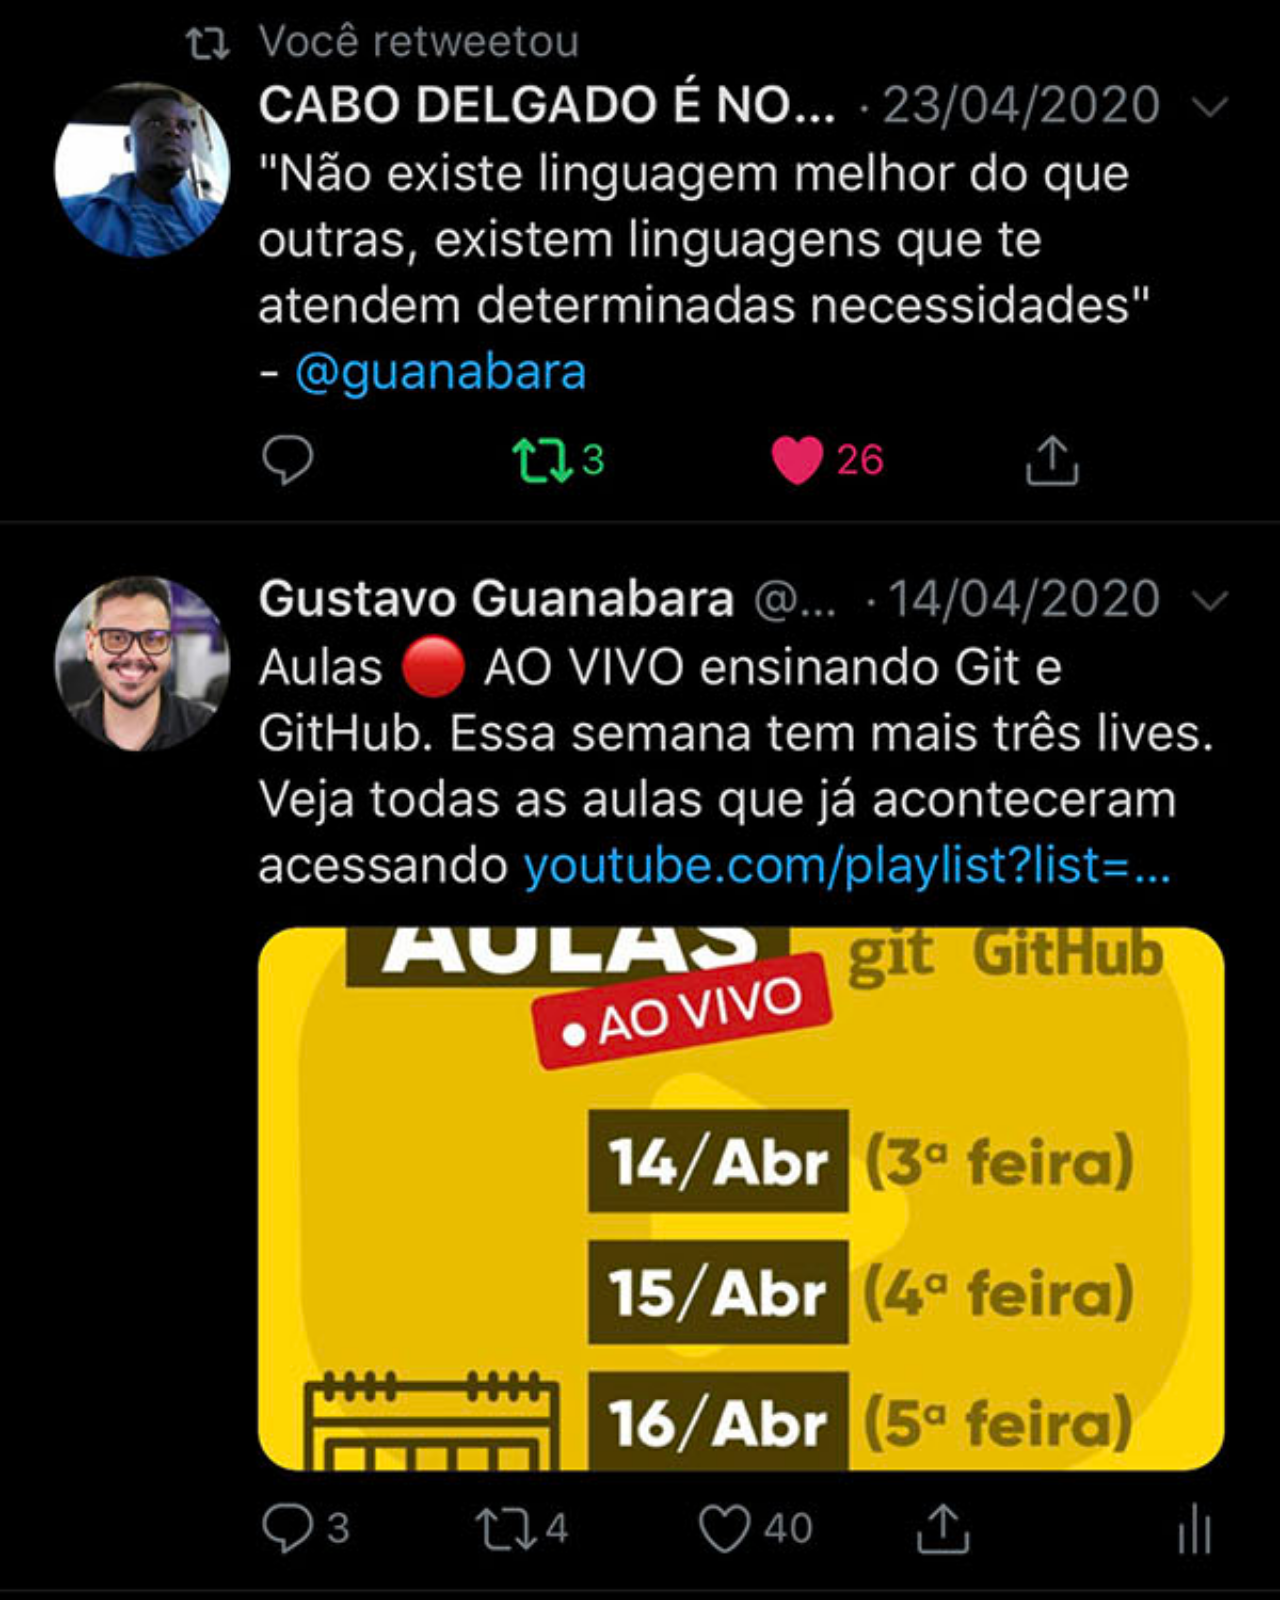
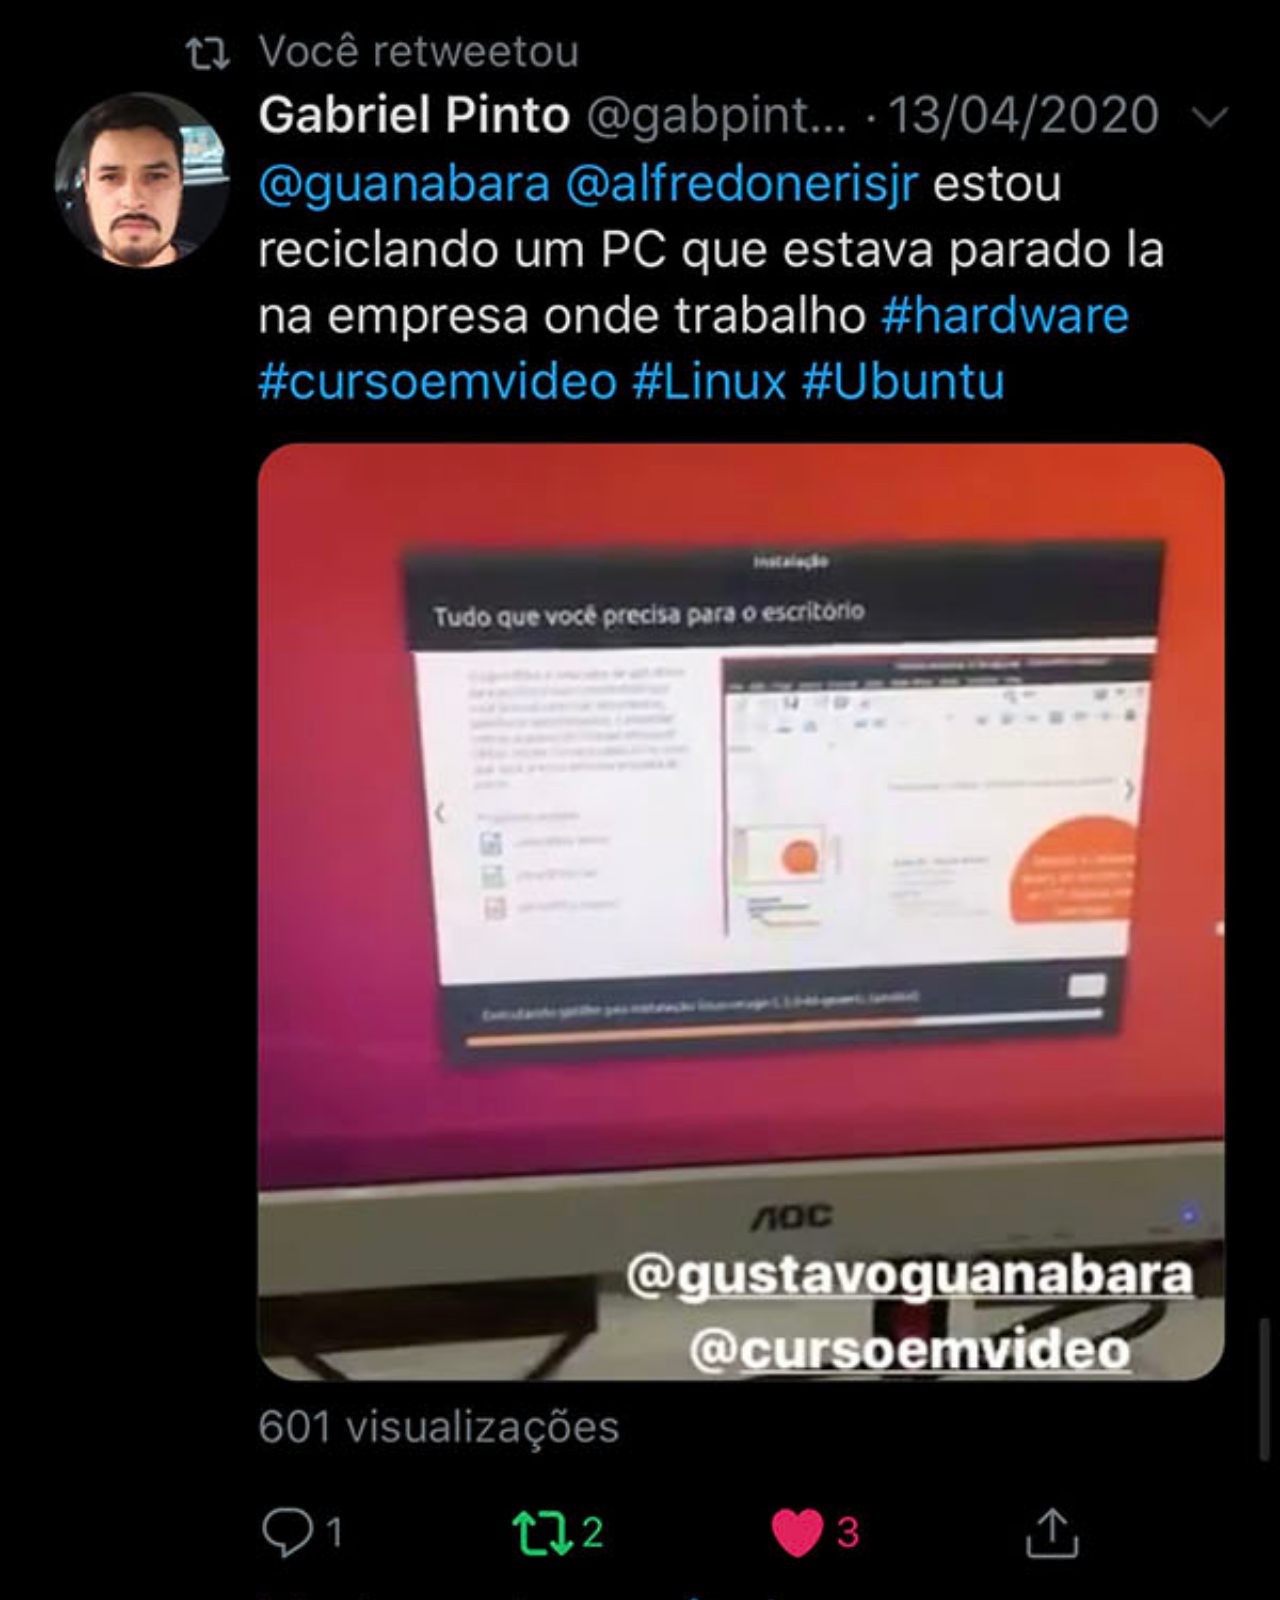
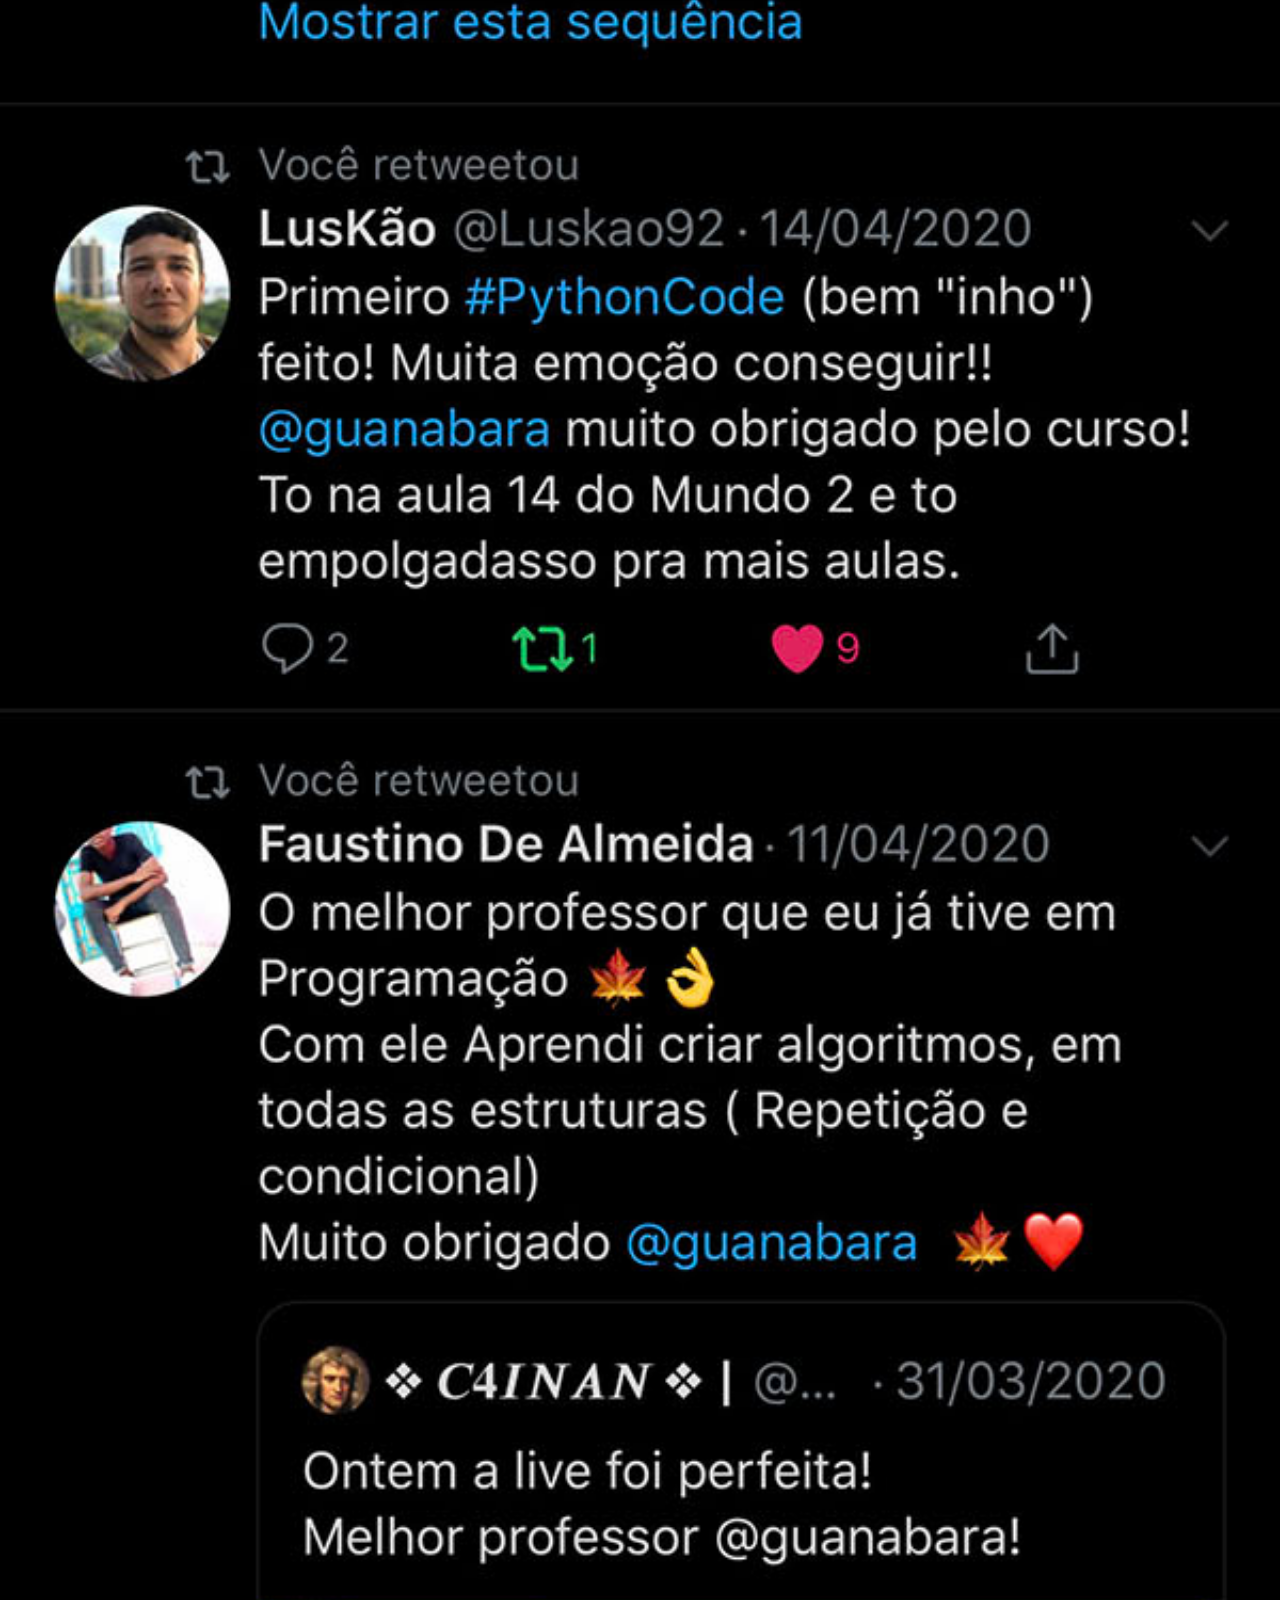
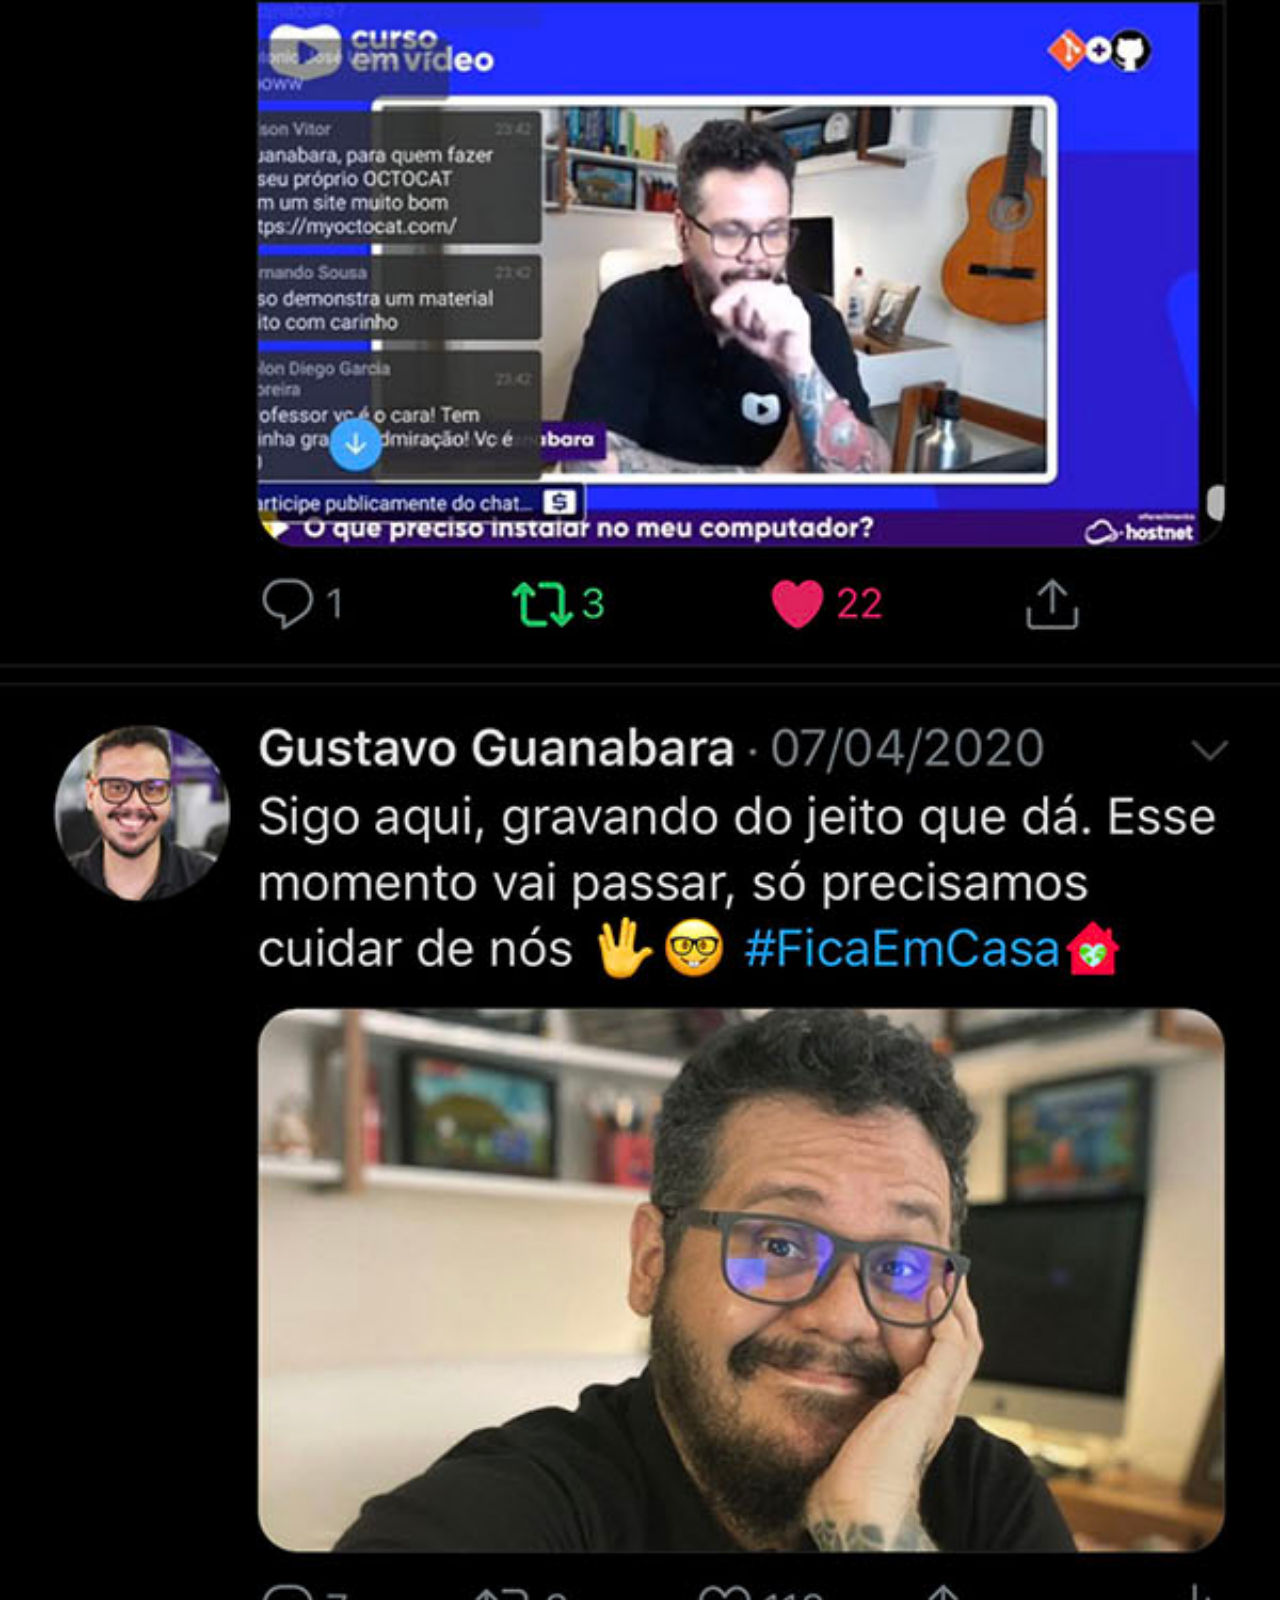
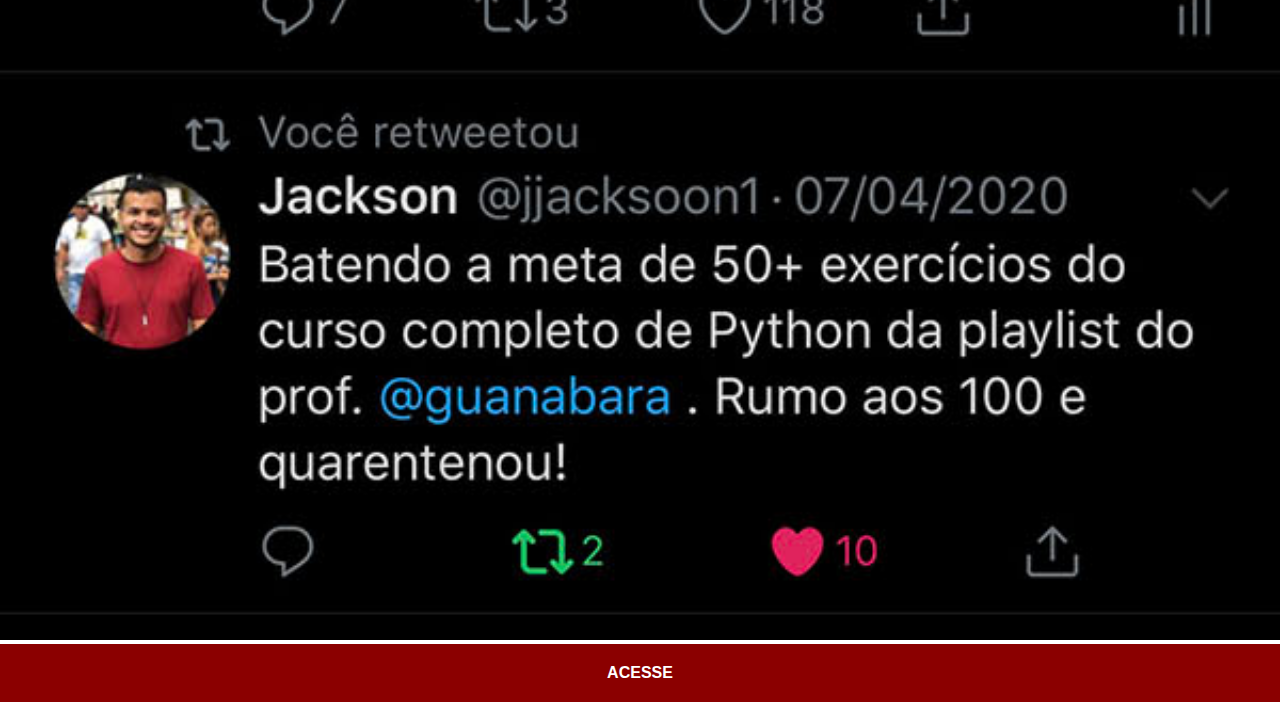
<file: twitter.html>
<!DOCTYPE html>
<html lang="pt-br">
<head>
    <meta charset="UTF-8">
    <meta name="viewport" content="width=device-width, initial-scale=1.0">
    <title>Twitter</title>
    <link rel="stylesheet" href="estilos.css">
</head>
<body>
    <img src="imagens/tela-twitter.jpg" alt="">
    <a href="https://x.com/guanabara" target="_blank">ACESSE</a>  
</body>
</html>
</file>
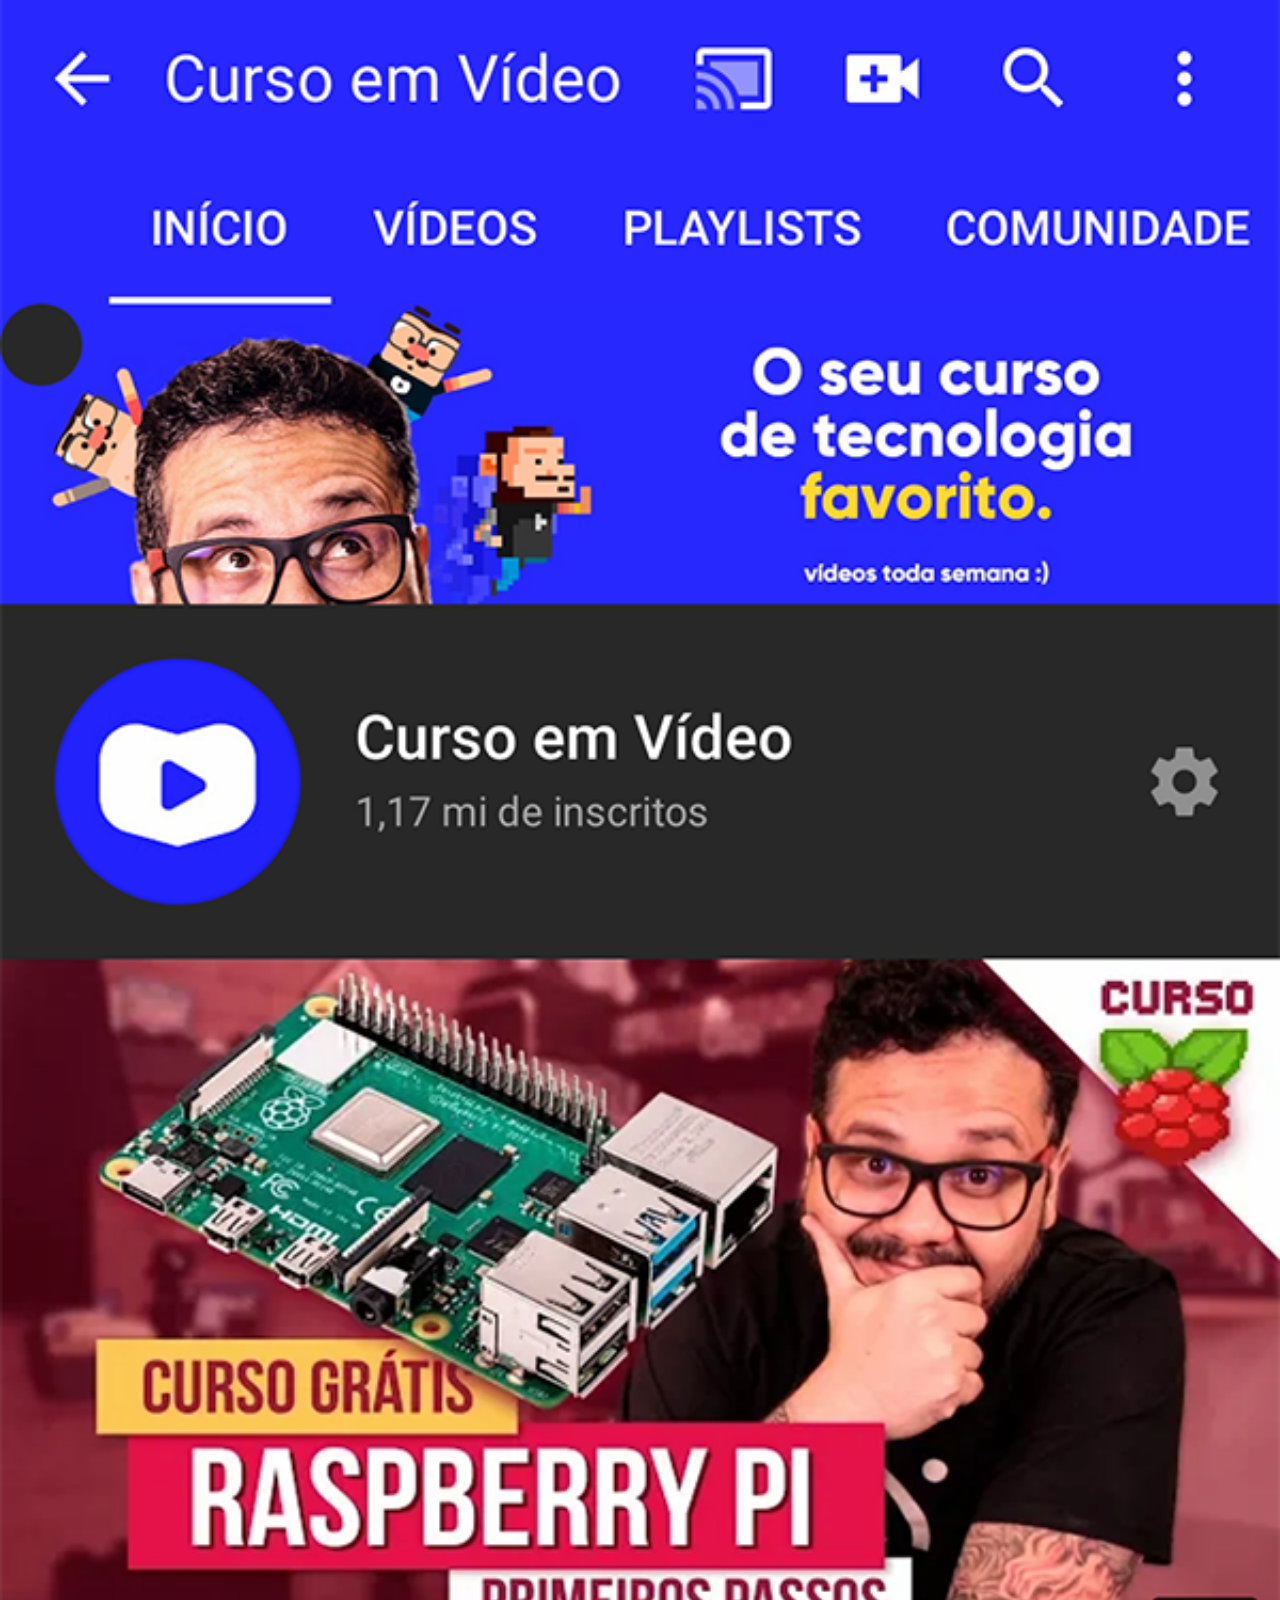
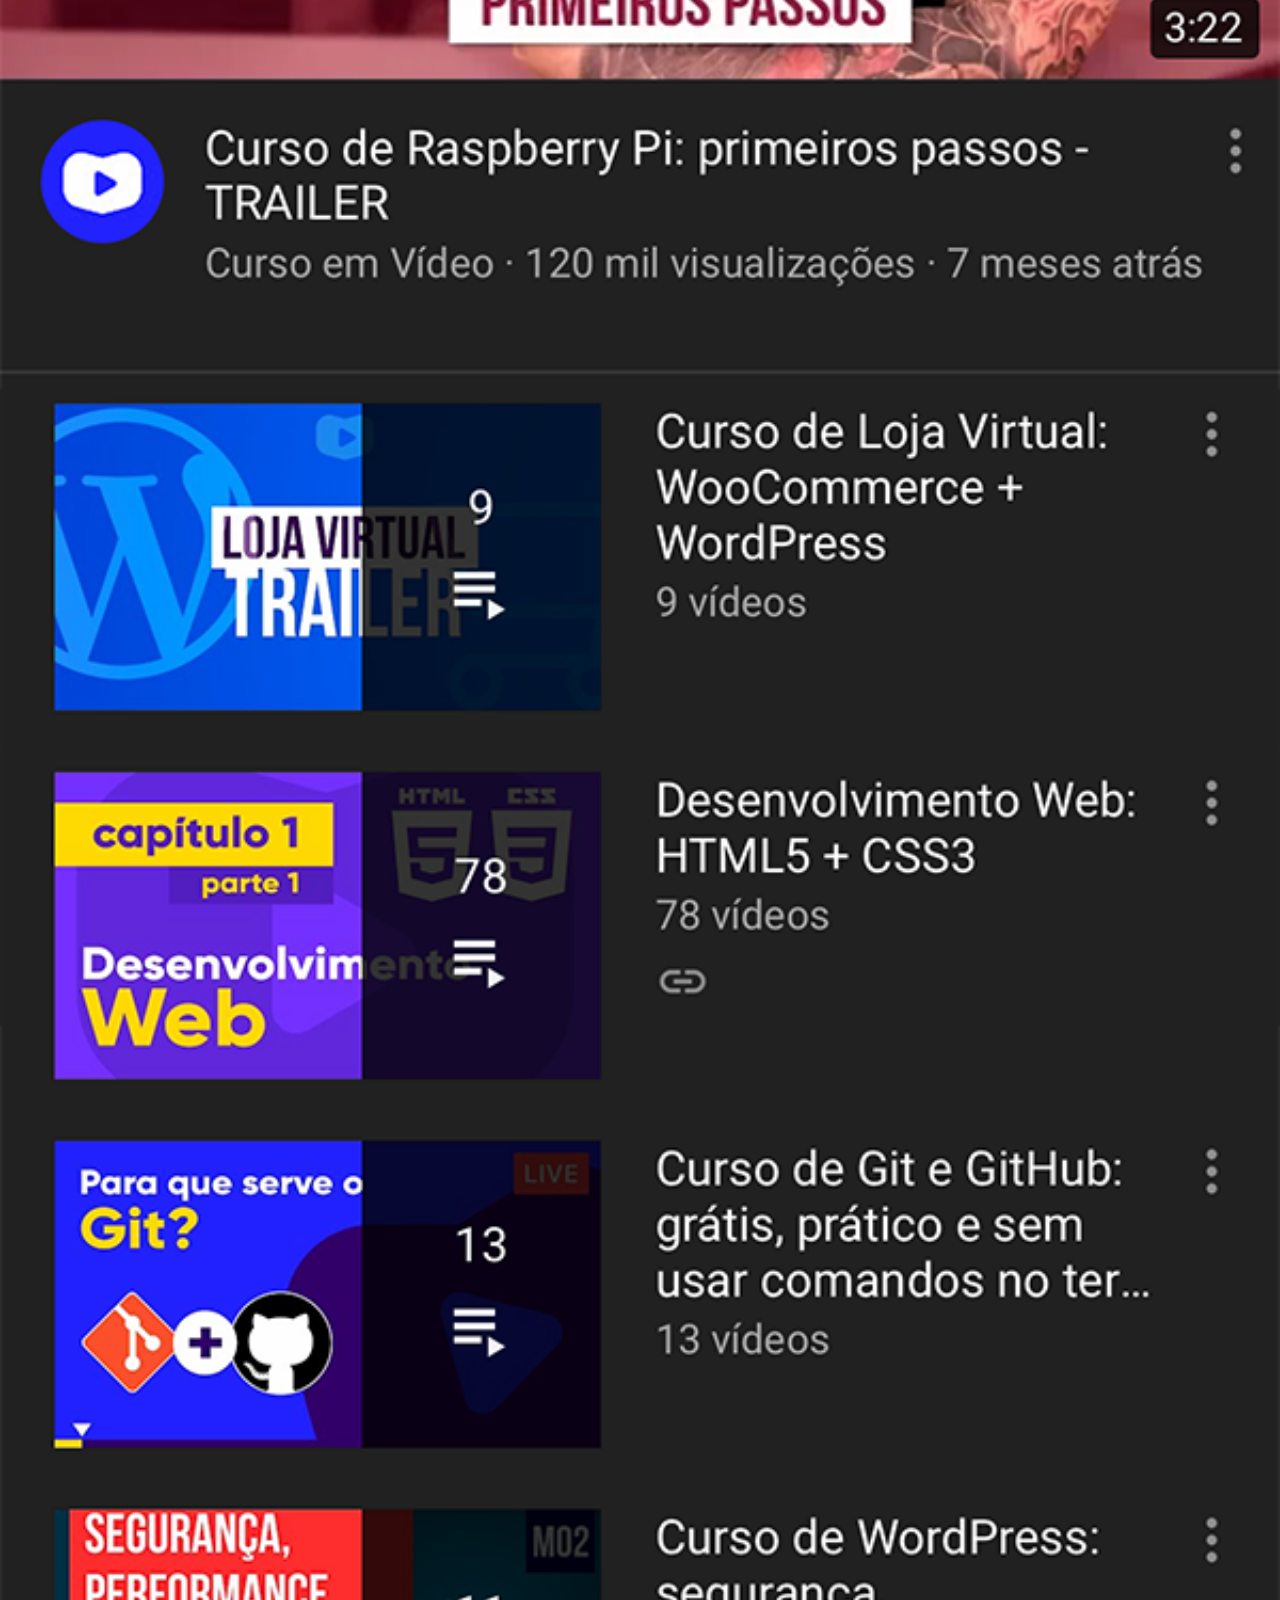
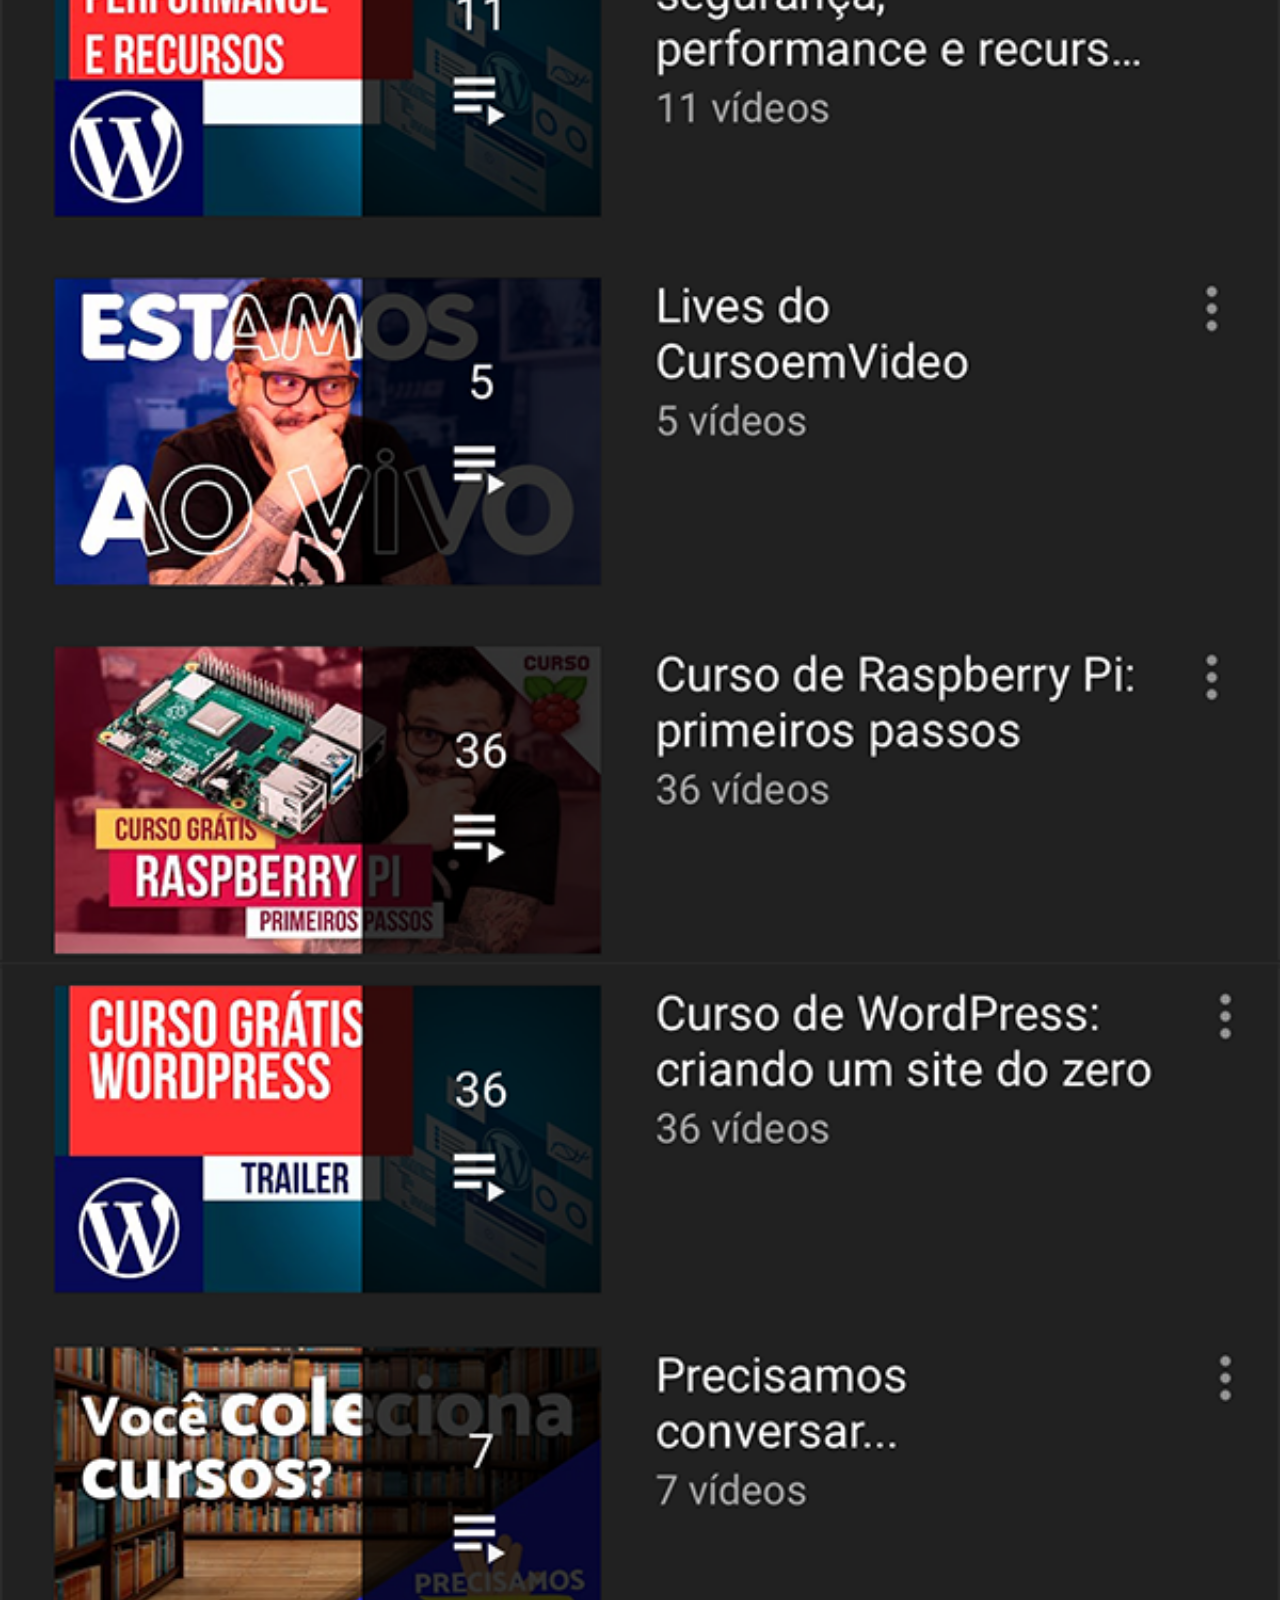
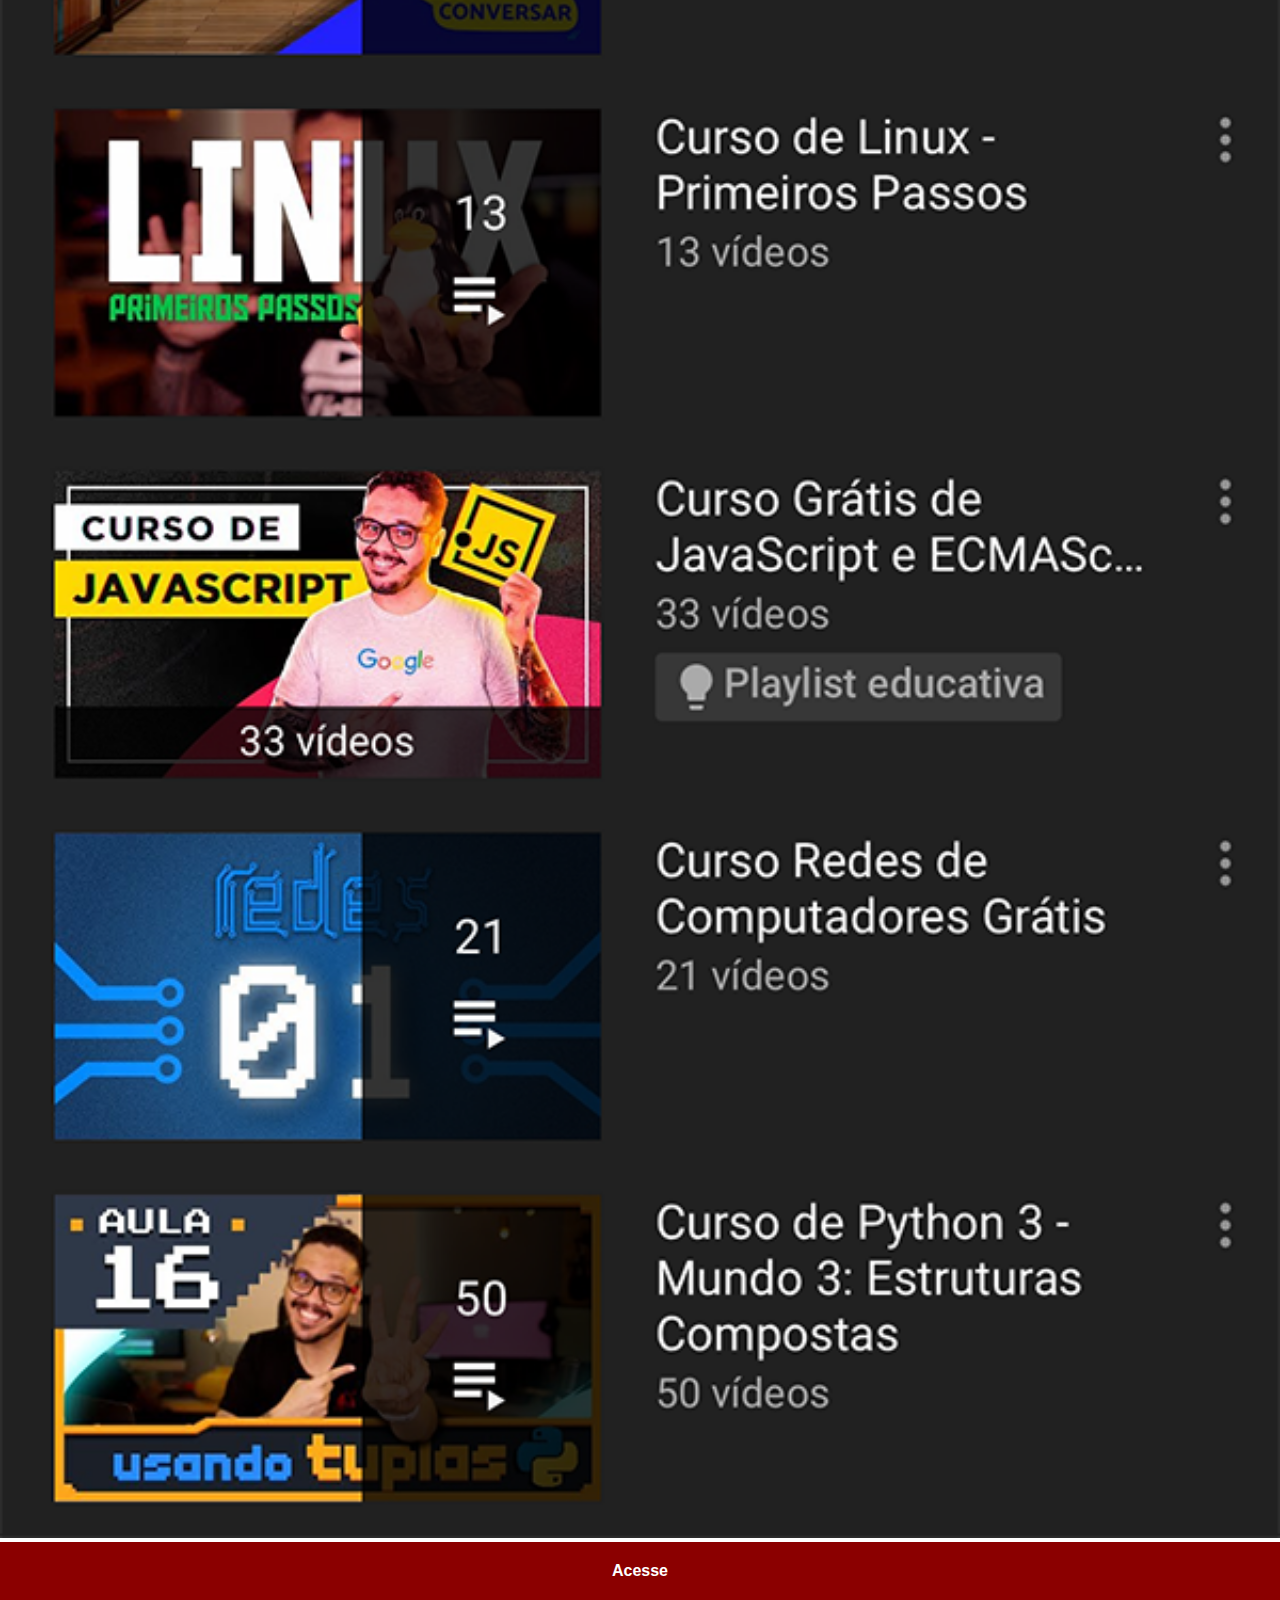
<file: youtube.html>
<!DOCTYPE html>
<html lang="pt-br">
<head>
    <meta charset="UTF-8">
    <meta name="viewport" content="width=device-width, initial-scale=1.0">
    <title>youtube</title>
    <link rel="stylesheet" href="estilos.css">


</head>
<body>
<img src="imagens/tela-youtube.png" alt="youtube">
<a href="https://www.youtube.com/c/CursoemV%C3%ADdeo/playlists" target="_blank">Acesse</a>

    
</body>
</html>
</file>
<file: estilos.css>
@charset "UTF-8";

*{
    margin: 0px;
    padding: 0px;
    font-family: Arial, Helvetica, sans-serif;
}

::-webkit-scrollbar{
    width: 0px;
    height: 0px;
}

img{
    width: 100vw;


}

a{
    display: block;
    background-color: darkred;
    color: white;
    padding: 20px;
    text-align: center;
    font-weight: bolder;
    text-decoration: none;
}
</file>
